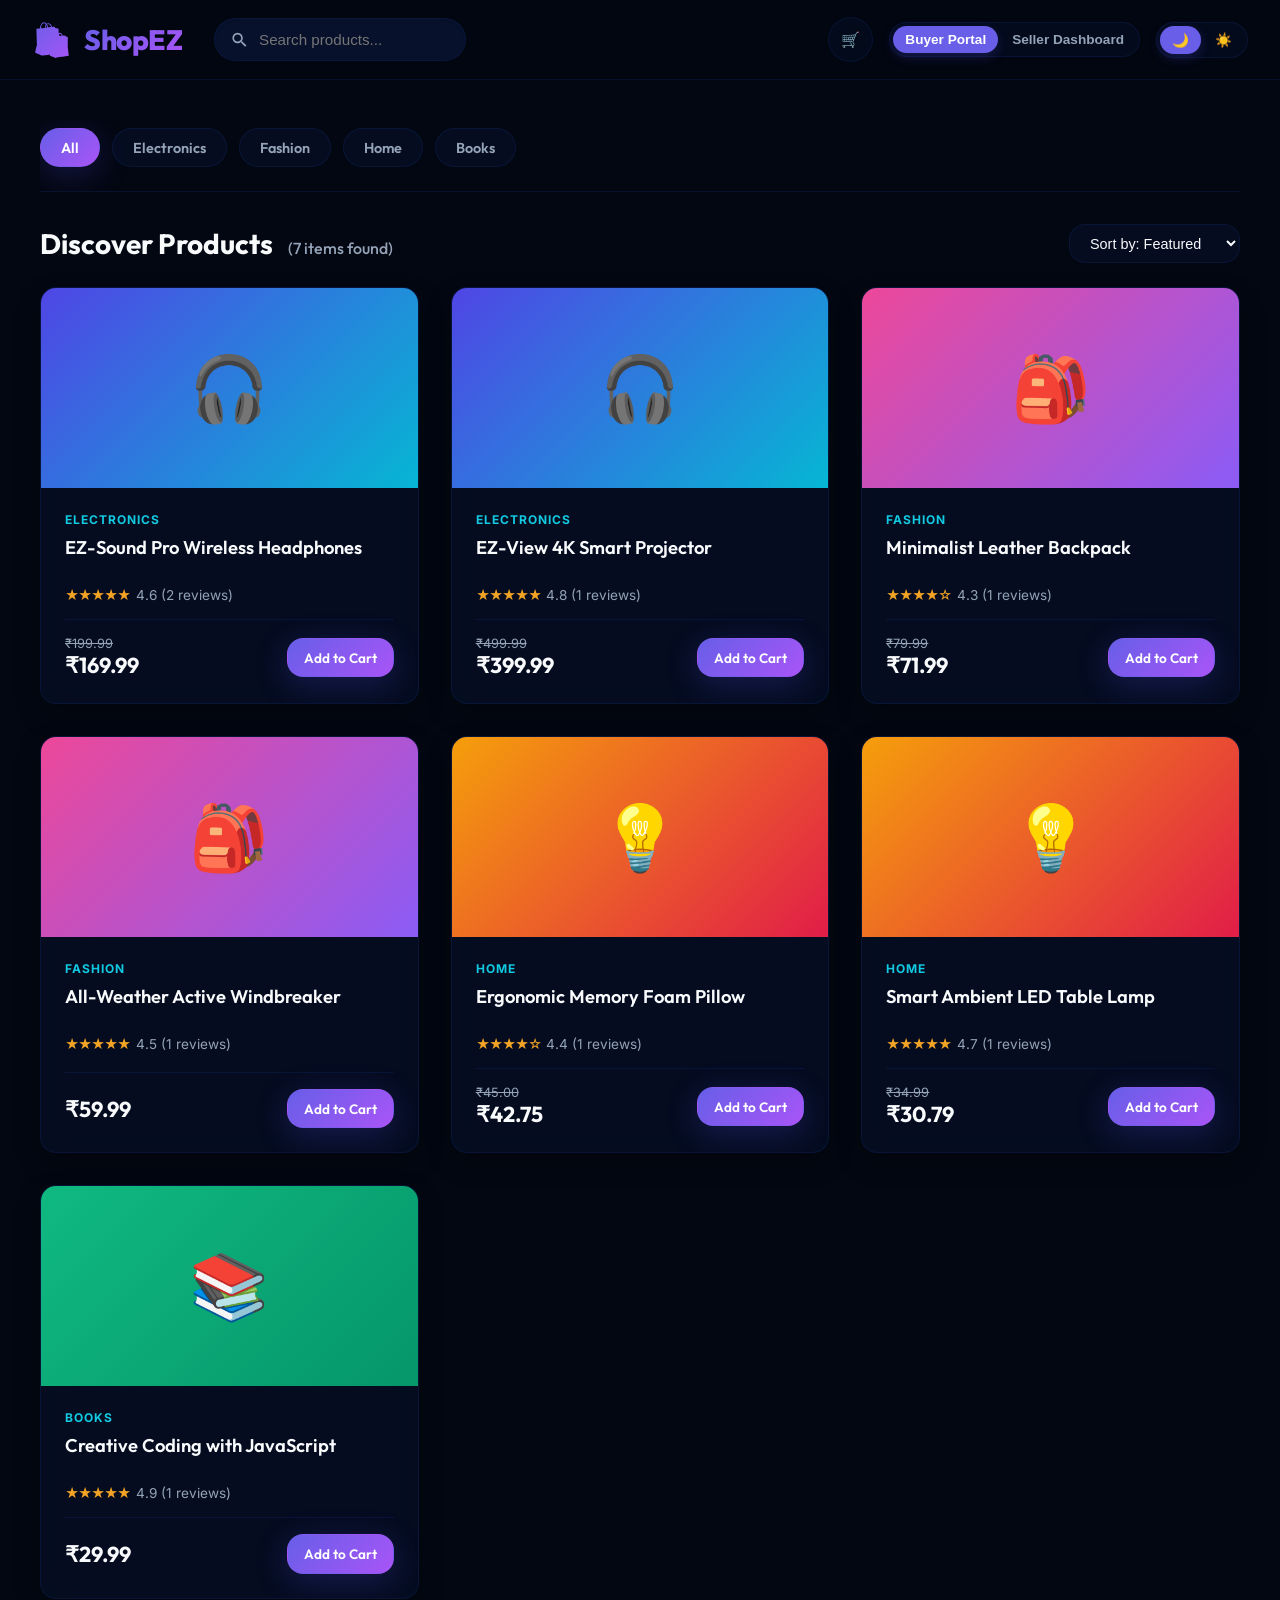
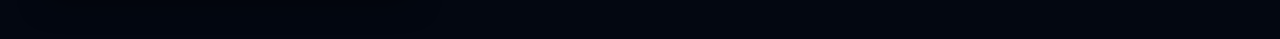
<file: table/index.html>
<!DOCTYPE html>
<html lang="en" data-theme="dark">
<head>
  <meta charset="UTF-8">
  <meta name="viewport" content="width=device-width, initial-scale=1.0">
  <meta name="description" content="ShopEZ - Premium online shopping storefront and smart sales analytics dashboard.">
  <title>ShopEZ - Effortless Online Shopping</title>
  
  <!-- Google Fonts: Inter and Outfit -->
  <link rel="preconnect" href="https://fonts.googleapis.com">
  <link rel="preconnect" href="https://fonts.gstatic.com" crossorigin>
  <link href="https://fonts.googleapis.com/css2?family=Inter:wght@300;400;500;600;700&family=Outfit:wght@400;500;600;700;800&display=swap" rel="stylesheet">
  
  <style>
    /* ShopEZ Modern Styling - Pure Vanilla CSS */
    :root {
      --font-heading: 'Outfit', -apple-system, BlinkMacSystemFont, 'Segoe UI', Roboto, Oxygen, Ubuntu, Cantarell, sans-serif;
      --font-body: 'Inter', -apple-system, BlinkMacSystemFont, 'Segoe UI', Roboto, sans-serif;
      --radius-sm: 8px;
      --radius-md: 16px;
      --radius-lg: 24px;
      --radius-full: 9999px;
      --transition-fast: 0.2s cubic-bezier(0.4, 0, 0.2, 1);
      --transition-normal: 0.3s cubic-bezier(0.4, 0, 0.2, 1);
      --transition-slow: 0.5s cubic-bezier(0.4, 0, 0.2, 1);
      
      --primary: hsl(244, 75%, 64%);
      --primary-hover: hsl(244, 75%, 58%);
      --secondary: hsl(187, 85%, 48%);
      --accent: hsl(271, 91%, 65%);
      --success: hsl(142, 72%, 45%);
      --warning: hsl(37, 90%, 55%);
      --danger: hsl(350, 80%, 55%);
      
      --grad-primary: linear-gradient(135deg, var(--primary), var(--accent));
      --grad-cyan: linear-gradient(135deg, hsl(187, 85%, 48%), var(--primary));
      --grad-glow: 0 8px 32px 0 rgba(79, 70, 229, 0.25);
      --grad-glow-hover: 0 12px 40px 0 rgba(79, 70, 229, 0.45);
    }

    /* Dark Theme Variables */
    [data-theme='dark'] {
      --bg-base: hsl(224, 71%, 4%);
      --bg-surface: hsla(224, 71%, 8%, 0.65);
      --bg-card: hsla(224, 71%, 10%, 0.6);
      --bg-input: hsla(224, 71%, 12%, 0.8);
      --border-color: hsla(224, 71%, 18%, 0.5);
      --border-hover: hsla(224, 71%, 30%, 0.6);
      --text-main: hsl(210, 40%, 98%);
      --text-muted: hsl(215, 20%, 65%);
      --text-dark: hsl(224, 71%, 4%);
      --glass-blur: blur(20px);
      --card-shadow: 0 10px 30px -10px rgba(0, 0, 0, 0.5), inset 0 1px 1px hsla(0, 0%, 100%, 0.05);
      --header-bg: hsla(224, 71%, 4%, 0.75);
    }

    /* Light Theme Variables */
    [data-theme='light'] {
      --bg-base: hsl(210, 40%, 96%);
      --bg-surface: hsla(0, 0%, 100%, 0.75);
      --bg-card: hsla(0, 0%, 100%, 0.7);
      --bg-input: hsla(0, 0%, 100%, 0.9);
      --border-color: hsla(214, 32%, 85%, 0.6);
      --border-hover: hsla(214, 32%, 70%, 0.8);
      --text-main: hsl(224, 71%, 10%);
      --text-muted: hsl(215, 20%, 45%);
      --text-dark: hsl(224, 71%, 4%);
      --glass-blur: blur(20px);
      --card-shadow: 0 10px 30px -10px rgba(79, 70, 229, 0.08), inset 0 1px 1px hsla(0, 0%, 100%, 0.8);
      --header-bg: hsla(210, 40%, 96%, 0.75);
    }

    /* Base Reset */
    * {
      margin: 0;
      padding: 0;
      box-sizing: border-box;
      scrollbar-width: thin;
      scrollbar-color: var(--border-color) transparent;
    }

    body {
      font-family: var(--font-body);
      background-color: var(--bg-base);
      color: var(--text-main);
      transition: background-color var(--transition-normal), color var(--transition-normal);
      min-height: 100vh;
      overflow-x: hidden;
      -webkit-font-smoothing: antialiased;
    }

    /* Scrollbars */
    ::-webkit-scrollbar {
      width: 8px;
      height: 8px;
    }
    ::-webkit-scrollbar-track {
      background: transparent;
    }
    ::-webkit-scrollbar-thumb {
      background: var(--border-color);
      border-radius: var(--radius-full);
    }
    ::-webkit-scrollbar-thumb:hover {
      background: var(--border-hover);
    }

    /* Header & Navigation */
    .main-header {
      position: fixed;
      top: 0;
      left: 0;
      right: 0;
      height: 80px;
      background-color: var(--header-bg);
      backdrop-filter: var(--glass-blur);
      -webkit-backdrop-filter: var(--glass-blur);
      border-bottom: 1px solid var(--border-color);
      z-index: 100;
      display: flex;
      align-items: center;
      justify-content: space-between;
      padding: 0 2rem;
      transition: background-color var(--transition-normal), border-bottom var(--transition-normal);
    }

    .logo-container {
      display: flex;
      align-items: center;
      gap: 0.75rem;
      text-decoration: none;
    }

    .logo-icon {
      font-size: 2rem;
      background: var(--grad-primary);
      -webkit-background-clip: text;
      -webkit-text-fill-color: transparent;
      animation: float 4s ease-in-out infinite;
    }

    .logo-text {
      font-family: var(--font-heading);
      font-size: 1.75rem;
      font-weight: 800;
      letter-spacing: -0.5px;
      background: var(--grad-primary);
      -webkit-background-clip: text;
      -webkit-text-fill-color: transparent;
    }

    .search-bar-container {
      flex: 1;
      max-width: 480px;
      margin: 0 2rem;
      position: relative;
    }

    .search-input {
      width: 100%;
      padding: 0.75rem 1rem 0.75rem 2.75rem;
      background: var(--bg-input);
      border: 1px solid var(--border-color);
      border-radius: var(--radius-full);
      color: var(--text-main);
      font-size: 0.95rem;
      outline: none;
      transition: all var(--transition-normal);
      box-shadow: inset 0 2px 4px rgba(0, 0, 0, 0.02);
    }

    .search-input:focus {
      border-color: var(--primary);
      box-shadow: 0 0 0 3px rgba(79, 70, 229, 0.15);
    }

    .search-icon-svg {
      position: absolute;
      left: 1rem;
      top: 50%;
      transform: translateY(-50%);
      fill: var(--text-muted);
      width: 1.2rem;
      height: 1.2rem;
      pointer-events: none;
    }

    .nav-actions {
      display: flex;
      align-items: center;
      gap: 1rem;
    }

    /* Button Aesthetics */
    .btn {
      display: inline-flex;
      align-items: center;
      justify-content: center;
      gap: 0.5rem;
      padding: 0.75rem 1.25rem;
      border-radius: var(--radius-md);
      font-family: var(--font-heading);
      font-weight: 600;
      font-size: 0.95rem;
      border: 1px solid transparent;
      cursor: pointer;
      transition: all var(--transition-fast);
      outline: none;
      white-space: nowrap;
    }

    .btn-primary {
      background: var(--grad-primary);
      color: hsl(0, 0%, 100%);
      box-shadow: var(--grad-glow);
    }

    .btn-primary:hover {
      transform: translateY(-2px);
      box-shadow: var(--grad-glow-hover);
    }

    .btn-primary:active {
      transform: translateY(0);
    }

    .btn-secondary {
      background: var(--bg-surface);
      border-color: var(--border-color);
      color: var(--text-main);
      backdrop-filter: var(--glass-blur);
      -webkit-backdrop-filter: var(--glass-blur);
    }

    .btn-secondary:hover {
      background: var(--border-color);
      border-color: var(--border-hover);
    }

    .btn-icon {
      padding: 0.75rem;
      border-radius: var(--radius-full);
    }

    /* Cart Button Badge */
    .cart-btn-wrapper {
      position: relative;
    }

    .cart-badge {
      position: absolute;
      top: -6px;
      right: -6px;
      background: var(--danger);
      color: white;
      font-size: 0.75rem;
      font-weight: 700;
      padding: 2px 6px;
      border-radius: var(--radius-full);
      min-width: 18px;
      height: 18px;
      display: flex;
      align-items: center;
      justify-content: center;
      border: 2px solid var(--bg-base);
      animation: pop 0.3s cubic-bezier(0.175, 0.885, 0.32, 1.275);
    }

    /* Theme & Role Switchers */
    .mode-toggle {
      background: var(--bg-surface);
      border: 1px solid var(--border-color);
      border-radius: var(--radius-full);
      display: flex;
      padding: 3px;
      gap: 2px;
    }

    .mode-tab {
      padding: 6px 12px;
      border-radius: var(--radius-full);
      font-size: 0.85rem;
      font-weight: 600;
      cursor: pointer;
      transition: all var(--transition-fast);
      border: none;
      color: var(--text-muted);
      background: transparent;
    }

    .mode-tab.active {
      background: var(--primary);
      color: white;
      box-shadow: 0 4px 12px rgba(79, 70, 229, 0.25);
    }

    /* Main Layout Grid */
    .main-container {
      margin-top: 80px;
      min-height: calc(100vh - 80px);
      padding: 2.5rem;
      max-width: 1400px;
      margin-left: auto;
      margin-right: auto;
      animation: fadeIn 0.5s ease-out;
    }

    /* Category Slider */
    .categories-container {
      display: flex;
      gap: 0.75rem;
      overflow-x: auto;
      padding: 0.5rem 0 1.5rem 0;
      margin-bottom: 2rem;
      border-bottom: 1px solid var(--border-color);
    }

    .category-pill {
      padding: 0.6rem 1.25rem;
      border-radius: var(--radius-full);
      font-family: var(--font-heading);
      font-weight: 600;
      font-size: 0.9rem;
      background: var(--bg-card);
      border: 1px solid var(--border-color);
      color: var(--text-muted);
      cursor: pointer;
      transition: all var(--transition-normal);
      white-space: nowrap;
    }

    .category-pill:hover {
      border-color: var(--primary);
      color: var(--text-main);
      transform: translateY(-1px);
    }

    .category-pill.active {
      background: var(--grad-primary);
      border-color: transparent;
      color: white;
      box-shadow: var(--grad-glow);
    }

    /* Product Catalog Grid */
    .catalog-header {
      display: flex;
      justify-content: space-between;
      align-items: center;
      margin-bottom: 1.5rem;
    }

    .catalog-title {
      font-family: var(--font-heading);
      font-size: 1.75rem;
      font-weight: 700;
    }

    .catalog-sort {
      padding: 0.6rem 1rem;
      background: var(--bg-card);
      border: 1px solid var(--border-color);
      border-radius: var(--radius-md);
      color: var(--text-main);
      font-size: 0.9rem;
      outline: none;
      cursor: pointer;
    }

    .products-grid {
      display: grid;
      grid-template-columns: repeat(auto-fill, minmax(280px, 1fr));
      gap: 2rem;
    }

    /* Product Card - Glassmorphism */
    .product-card {
      background: var(--bg-card);
      backdrop-filter: var(--glass-blur);
      -webkit-backdrop-filter: var(--glass-blur);
      border: 1px solid var(--border-color);
      border-radius: var(--radius-md);
      overflow: hidden;
      box-shadow: var(--card-shadow);
      display: flex;
      flex-direction: column;
      height: 100%;
      transition: all var(--transition-normal);
      position: relative;
    }

    .product-card:hover {
      transform: translateY(-6px);
      border-color: var(--border-hover);
      box-shadow: 0 15px 35px -10px rgba(0, 0, 0, 0.25), 0 0 15px hsla(244, 75%, 64%, 0.15);
    }

    .product-image-container {
      height: 200px;
      position: relative;
      overflow: hidden;
      background: linear-gradient(135deg, rgba(255,255,255,0.03) 0%, rgba(0,0,0,0.2) 100%);
      display: flex;
      align-items: center;
      justify-content: center;
    }

    .product-placeholder-art {
      width: 100%;
      height: 100%;
      display: flex;
      align-items: center;
      justify-content: center;
      font-size: 4rem;
      transition: transform var(--transition-slow);
    }

    .product-card:hover .product-placeholder-art {
      transform: scale(1.1);
    }

    /* Dynamic Gradients based on Category */
    .art-electronics { background: linear-gradient(135deg, #4f46e5, #06b6d4); }
    .art-fashion { background: linear-gradient(135deg, #ec4899, #8b5cf6); }
    .art-home { background: linear-gradient(135deg, #f59e0b, #e11d48); }
    .art-books { background: linear-gradient(135deg, #10b981, #059669); }
    .art-default { background: linear-gradient(135deg, #6b7280, #374151); }

    .discount-badge {
      position: absolute;
      top: 1rem;
      left: 1rem;
      background: var(--danger);
      color: white;
      font-size: 0.8rem;
      font-weight: 700;
      padding: 4px 8px;
      border-radius: var(--radius-sm);
      letter-spacing: 0.5px;
      box-shadow: 0 4px 10px rgba(239, 68, 68, 0.3);
    }

    .stock-out-badge {
      position: absolute;
      top: 1rem;
      right: 1rem;
      background: rgba(0, 0, 0, 0.7);
      color: white;
      font-size: 0.75rem;
      font-weight: 600;
      padding: 4px 8px;
      border-radius: var(--radius-sm);
      backdrop-filter: blur(4px);
    }

    .product-content {
      padding: 1.5rem;
      display: flex;
      flex-direction: column;
      flex-grow: 1;
    }

    .product-category {
      font-size: 0.75rem;
      font-weight: 700;
      text-transform: uppercase;
      color: var(--secondary);
      margin-bottom: 0.5rem;
      letter-spacing: 1px;
    }

    .product-name {
      font-family: var(--font-heading);
      font-size: 1.15rem;
      font-weight: 600;
      margin-bottom: 0.5rem;
      color: var(--text-main);
      text-decoration: none;
      cursor: pointer;
      line-height: 1.4;
      height: 44px;
      display: -webkit-box;
      -webkit-line-clamp: 2;
      -webkit-box-orient: vertical;
      overflow: hidden;
    }

    .product-name:hover {
      color: var(--primary);
    }

    .rating-container {
      display: flex;
      align-items: center;
      gap: 0.35rem;
      margin-bottom: 1rem;
      font-size: 0.85rem;
      color: var(--text-muted);
    }

    .stars {
      color: var(--warning);
      letter-spacing: -1px;
    }

    .product-footer {
      margin-top: auto;
      display: flex;
      align-items: center;
      justify-content: space-between;
      padding-top: 1rem;
      border-top: 1px solid var(--border-color);
    }

    .price-box {
      display: flex;
      flex-direction: column;
    }

    .original-price {
      font-size: 0.8rem;
      text-decoration: line-through;
      color: var(--text-muted);
    }

    .current-price {
      font-family: var(--font-heading);
      font-size: 1.35rem;
      font-weight: 700;
      color: var(--text-main);
    }

    /* Product Detail Page */
    .detail-grid {
      display: grid;
      grid-template-columns: minmax(300px, 1.2fr) minmax(300px, 1.8fr);
      gap: 3.5rem;
      margin-top: 1rem;
    }

    .detail-img-showcase {
      background: var(--bg-card);
      border: 1px solid var(--border-color);
      border-radius: var(--radius-lg);
      aspect-ratio: 1;
      display: flex;
      align-items: center;
      justify-content: center;
      overflow: hidden;
      box-shadow: var(--card-shadow);
    }

    .detail-img-art {
      width: 100%;
      height: 100%;
      display: flex;
      align-items: center;
      justify-content: center;
      font-size: 7rem;
    }

    .detail-info {
      display: flex;
      flex-direction: column;
    }

    .back-link {
      display: inline-flex;
      align-items: center;
      gap: 0.5rem;
      color: var(--text-muted);
      text-decoration: none;
      font-size: 0.95rem;
      margin-bottom: 1.5rem;
      cursor: pointer;
      background: none;
      border: none;
    }

    .back-link:hover {
      color: var(--primary);
    }

    .detail-category {
      font-size: 0.85rem;
      font-weight: 700;
      text-transform: uppercase;
      color: var(--secondary);
      margin-bottom: 0.75rem;
      letter-spacing: 1px;
    }

    .detail-title {
      font-family: var(--font-heading);
      font-size: 2.5rem;
      font-weight: 700;
      line-height: 1.2;
      margin-bottom: 1rem;
    }

    .detail-pricing {
      display: flex;
      align-items: baseline;
      gap: 1rem;
      margin-bottom: 1.5rem;
    }

    .detail-price {
      font-family: var(--font-heading);
      font-size: 2.25rem;
      font-weight: 800;
    }

    .detail-orig-price {
      font-size: 1.2rem;
      text-decoration: line-through;
      color: var(--text-muted);
    }

    .detail-desc {
      font-size: 1.05rem;
      line-height: 1.7;
      color: var(--text-muted);
      margin-bottom: 2rem;
    }

    .detail-meta-list {
      display: grid;
      grid-template-columns: repeat(2, 1fr);
      gap: 1.5rem;
      padding: 1.5rem;
      background: var(--bg-surface);
      border: 1px solid var(--border-color);
      border-radius: var(--radius-md);
      margin-bottom: 2.5rem;
    }

    .meta-item {
      display: flex;
      flex-direction: column;
      gap: 0.25rem;
    }

    .meta-label {
      font-size: 0.8rem;
      color: var(--text-muted);
      text-transform: uppercase;
      font-weight: 600;
    }

    .meta-value {
      font-size: 1.05rem;
      font-weight: 600;
    }

    .meta-value.stock-ok { color: var(--success); }
    .meta-value.stock-low { color: var(--warning); }
    .meta-value.stock-out { color: var(--danger); }

    /* Review section inside detail */
    .reviews-section {
      margin-top: 4rem;
      border-top: 1px solid var(--border-color);
      padding-top: 3rem;
    }

    .reviews-grid {
      display: grid;
      grid-template-columns: minmax(250px, 1fr) minmax(350px, 2fr);
      gap: 3rem;
    }

    .review-composer {
      background: var(--bg-card);
      border: 1px solid var(--border-color);
      border-radius: var(--radius-md);
      padding: 2rem;
      height: fit-content;
      box-shadow: var(--card-shadow);
    }

    .review-form {
      display: flex;
      flex-direction: column;
      gap: 1.25rem;
      margin-top: 1rem;
    }

    .form-group {
      display: flex;
      flex-direction: column;
      gap: 0.5rem;
    }

    .form-label {
      font-size: 0.85rem;
      font-weight: 600;
      color: var(--text-muted);
    }

    .form-input, .form-textarea {
      width: 100%;
      padding: 0.75rem 1rem;
      background: var(--bg-input);
      border: 1px solid var(--border-color);
      border-radius: var(--radius-sm);
      color: var(--text-main);
      outline: none;
      font-family: inherit;
      transition: all var(--transition-fast);
    }

    .form-input:focus, .form-textarea:focus {
      border-color: var(--primary);
    }

    .rating-select {
      display: flex;
      gap: 0.5rem;
      font-size: 1.5rem;
    }

    .star-input {
      cursor: pointer;
      color: var(--border-color);
      transition: color var(--transition-fast);
    }

    .star-input.active {
      color: var(--warning);
    }

    .reviews-list-container {
      display: flex;
      flex-direction: column;
      gap: 1.5rem;
    }

    .review-card {
      background: var(--bg-surface);
      border: 1px solid var(--border-color);
      border-radius: var(--radius-md);
      padding: 1.5rem;
      display: flex;
      flex-direction: column;
      gap: 0.75rem;
      transition: border-color var(--transition-fast);
    }

    .review-card:hover {
      border-color: var(--border-hover);
    }

    .review-header {
      display: flex;
      justify-content: space-between;
      align-items: center;
    }

    .review-user-info {
      display: flex;
      align-items: center;
      gap: 0.75rem;
    }

    .user-avatar-initial {
      width: 36px;
      height: 36px;
      border-radius: var(--radius-full);
      background: var(--grad-primary);
      color: white;
      display: flex;
      align-items: center;
      justify-content: center;
      font-weight: 700;
      font-size: 0.9rem;
    }

    .review-author {
      font-weight: 600;
    }

    .review-date {
      font-size: 0.8rem;
      color: var(--text-muted);
    }

    .review-comment {
      font-size: 0.95rem;
      line-height: 1.6;
      color: var(--text-muted);
    }

    /* Sliding Cart Drawer Overlay */
    .drawer-overlay {
      position: fixed;
      top: 0;
      left: 0;
      right: 0;
      bottom: 0;
      background: rgba(0, 0, 0, 0.6);
      backdrop-filter: blur(8px);
      z-index: 1000;
      display: flex;
      justify-content: flex-end;
      display: none; /* Controlled dynamically */
      animation: fadeIn var(--transition-normal);
    }

    .drawer-overlay.active {
      display: flex;
    }

    .cart-drawer {
      width: 100%;
      max-width: 480px;
      height: 100%;
      background: var(--bg-surface);
      backdrop-filter: var(--glass-blur);
      -webkit-backdrop-filter: var(--glass-blur);
      border-left: 1px solid var(--border-color);
      box-shadow: -10px 0 30px rgba(0, 0, 0, 0.3);
      display: flex;
      flex-direction: column;
      animation: slideLeft var(--transition-normal);
    }

    .drawer-header {
      padding: 1.5rem 2rem;
      border-bottom: 1px solid var(--border-color);
      display: flex;
      justify-content: space-between;
      align-items: center;
    }

    .drawer-title {
      font-family: var(--font-heading);
      font-size: 1.35rem;
      font-weight: 700;
    }

    .drawer-close {
      background: none;
      border: none;
      font-size: 1.5rem;
      color: var(--text-muted);
      cursor: pointer;
    }

    .drawer-close:hover {
      color: var(--danger);
    }

    .cart-items-list {
      flex: 1;
      overflow-y: auto;
      padding: 2rem;
      display: flex;
      flex-direction: column;
      gap: 1.5rem;
    }

    .cart-item {
      display: flex;
      gap: 1rem;
      align-items: center;
      padding-bottom: 1.5rem;
      border-bottom: 1px solid var(--border-color);
    }

    .cart-item-art {
      width: 70px;
      height: 70px;
      border-radius: var(--radius-sm);
      display: flex;
      align-items: center;
      justify-content: center;
      font-size: 2rem;
    }

    .cart-item-info {
      flex: 1;
      display: flex;
      flex-direction: column;
      gap: 0.25rem;
    }

    .cart-item-name {
      font-family: var(--font-heading);
      font-weight: 600;
      font-size: 0.95rem;
    }

    .cart-item-price {
      font-weight: 600;
      font-size: 0.9rem;
    }

    .quantity-controls {
      display: flex;
      align-items: center;
      border: 1px solid var(--border-color);
      border-radius: var(--radius-sm);
      overflow: hidden;
      background: var(--bg-card);
    }

    .qty-btn {
      background: none;
      border: none;
      width: 28px;
      height: 28px;
      color: var(--text-main);
      font-weight: 700;
      cursor: pointer;
    }

    .qty-btn:hover {
      background: var(--border-color);
    }

    .qty-val {
      padding: 0 8px;
      font-size: 0.85rem;
      font-weight: 600;
    }

    .cart-remove-btn {
      background: none;
      border: none;
      cursor: pointer;
      color: var(--text-muted);
      font-size: 1.2rem;
    }

    .cart-remove-btn:hover {
      color: var(--danger);
    }

    /* Coupon & Totals section in Cart Drawer */
    .cart-footer-summary {
      padding: 2rem;
      border-top: 1px solid var(--border-color);
      background: var(--bg-card);
    }

    .coupon-section {
      display: flex;
      gap: 0.5rem;
      margin-bottom: 1.5rem;
    }

    .coupon-input {
      flex: 1;
      padding: 0.6rem 1rem;
      background: var(--bg-input);
      border: 1px solid var(--border-color);
      border-radius: var(--radius-sm);
      color: var(--text-main);
      outline: none;
      font-size: 0.85rem;
    }

    .summary-row {
      display: flex;
      justify-content: space-between;
      margin-bottom: 0.75rem;
      font-size: 0.95rem;
      color: var(--text-muted);
    }

    .summary-row.discount-row {
      color: var(--success);
    }

    .summary-row.total-row {
      border-top: 1px solid var(--border-color);
      padding-top: 1rem;
      margin-bottom: 1.5rem;
      color: var(--text-main);
      font-family: var(--font-heading);
      font-weight: 700;
      font-size: 1.25rem;
    }

    .empty-cart-state {
      display: flex;
      flex-direction: column;
      align-items: center;
      justify-content: center;
      height: 100%;
      gap: 1.5rem;
      color: var(--text-muted);
    }

    .empty-cart-icon {
      font-size: 4rem;
      opacity: 0.6;
    }

    /* Checkout Form Layout */
    .checkout-scroll-container {
      flex: 1;
      overflow-y: auto;
      padding: 2rem;
    }

    .checkout-title-step {
      font-family: var(--font-heading);
      font-size: 1.15rem;
      font-weight: 700;
      margin: 1.5rem 0 1rem 0;
      display: flex;
      align-items: center;
      gap: 0.5rem;
    }

    .step-num {
      width: 24px;
      height: 24px;
      background: var(--primary);
      border-radius: var(--radius-full);
      color: white;
      display: flex;
      align-items: center;
      justify-content: center;
      font-size: 0.8rem;
      font-weight: 700;
    }

    /* Order Confirmation Screen */
    .confirmation-card {
      display: flex;
      flex-direction: column;
      align-items: center;
      justify-content: center;
      text-align: center;
      padding: 3rem 2rem;
      background: var(--bg-card);
      border: 1px solid var(--border-color);
      border-radius: var(--radius-lg);
      box-shadow: var(--card-shadow);
      max-width: 550px;
      margin: 4rem auto;
    }

    .check-animation {
      width: 80px;
      height: 80px;
      border-radius: var(--radius-full);
      background: rgba(16, 185, 129, 0.1);
      color: var(--success);
      display: flex;
      align-items: center;
      justify-content: center;
      font-size: 3rem;
      margin-bottom: 2rem;
      animation: pulseSuccess 2s infinite;
    }

    .confirmation-title {
      font-family: var(--font-heading);
      font-size: 1.75rem;
      font-weight: 700;
      margin-bottom: 1rem;
    }

    .confirmation-details {
      background: var(--bg-surface);
      border: 1px solid var(--border-color);
      border-radius: var(--radius-md);
      padding: 1.5rem;
      width: 100%;
      text-align: left;
      margin: 1.5rem 0 2.5rem 0;
      display: flex;
      flex-direction: column;
      gap: 0.75rem;
      font-size: 0.95rem;
    }

    .detail-line {
      display: flex;
      justify-content: space-between;
    }

    .detail-line span:first-child {
      color: var(--text-muted);
    }

    .detail-line span:last-child {
      font-weight: 600;
    }

    /* Seller Dashboard */
    .seller-grid {
      display: flex;
      flex-direction: column;
      gap: 2.5rem;
    }

    .analytics-cards-row {
      display: grid;
      grid-template-columns: repeat(auto-fit, minmax(220px, 1fr));
      gap: 1.5rem;
    }

    .analytics-card {
      background: var(--bg-card);
      border: 1px solid var(--border-color);
      border-radius: var(--radius-md);
      padding: 1.5rem;
      box-shadow: var(--card-shadow);
      display: flex;
      justify-content: space-between;
      align-items: center;
      transition: transform var(--transition-fast);
    }

    .analytics-card:hover {
      transform: translateY(-3px);
    }

    .analytics-info {
      display: flex;
      flex-direction: column;
      gap: 0.35rem;
    }

    .analytics-label {
      font-size: 0.85rem;
      color: var(--text-muted);
      font-weight: 500;
    }

    .analytics-val {
      font-family: var(--font-heading);
      font-size: 1.75rem;
      font-weight: 700;
    }

    .analytics-icon-box {
      width: 48px;
      height: 48px;
      border-radius: var(--radius-md);
      display: flex;
      align-items: center;
      justify-content: center;
      font-size: 1.5rem;
    }

    .analytics-blue { background: rgba(79, 70, 229, 0.1); color: var(--primary); }
    .analytics-cyan { background: rgba(6, 182, 212, 0.1); color: var(--secondary); }
    .analytics-yellow { background: rgba(245, 158, 11, 0.1); color: var(--warning); }
    .analytics-green { background: rgba(16, 185, 129, 0.1); color: var(--success); }

    /* Analytical Charts */
    .charts-grid-row {
      display: grid;
      grid-template-columns: repeat(auto-fit, minmax(450px, 1fr));
      gap: 2rem;
    }

    .chart-card {
      background: var(--bg-card);
      border: 1px solid var(--border-color);
      border-radius: var(--radius-lg);
      padding: 2rem;
      box-shadow: var(--card-shadow);
    }

    .chart-title {
      font-family: var(--font-heading);
      font-weight: 600;
      font-size: 1.15rem;
      margin-bottom: 1.5rem;
    }

    .chart-x-labels {
      display: flex;
      justify-content: space-between;
      margin-top: 0.75rem;
      font-size: 0.75rem;
      color: var(--text-muted);
    }

    /* Category distribution visual */
    .category-bars-list {
      display: flex;
      flex-direction: column;
      gap: 1.25rem;
    }

    .category-bar-item {
      display: flex;
      flex-direction: column;
      gap: 0.5rem;
    }

    .category-label-row {
      display: flex;
      justify-content: space-between;
      font-size: 0.85rem;
      font-weight: 500;
    }

    .bar-track {
      height: 10px;
      background: var(--bg-surface);
      border-radius: var(--radius-full);
      overflow: hidden;
      border: 1px solid var(--border-color);
    }

    .bar-fill {
      height: 100%;
      background: var(--grad-primary);
      border-radius: var(--radius-full);
      transition: width 1s ease-out;
    }

    /* Table Aesthetics */
    .dashboard-table-card {
      background: var(--bg-card);
      border: 1px solid var(--border-color);
      border-radius: var(--radius-lg);
      padding: 2rem;
      box-shadow: var(--card-shadow);
      overflow: hidden;
    }

    .table-header-action {
      display: flex;
      justify-content: space-between;
      align-items: center;
      margin-bottom: 1.5rem;
    }

    .table-scroll {
      overflow-x: auto;
      margin: 0 -2rem;
      padding: 0 2rem;
    }

    .custom-table {
      width: 100%;
      border-collapse: collapse;
      text-align: left;
      font-size: 0.95rem;
    }

    .custom-table th {
      padding: 1rem;
      border-bottom: 2px solid var(--border-color);
      font-family: var(--font-heading);
      font-weight: 600;
      color: var(--text-muted);
    }

    .custom-table td {
      padding: 1.25rem 1rem;
      border-bottom: 1px solid var(--border-color);
      vertical-align: middle;
    }

    .custom-table tr:last-child td {
      border-bottom: none;
    }

    .custom-table tr:hover td {
      background: rgba(255, 255, 255, 0.01);
    }

    .table-img {
      width: 42px;
      height: 42px;
      border-radius: var(--radius-sm);
      display: flex;
      align-items: center;
      justify-content: center;
      font-size: 1.25rem;
    }

    .badge-status {
      padding: 4px 10px;
      border-radius: var(--radius-full);
      font-size: 0.8rem;
      font-weight: 600;
    }

    .badge-status.status-pending { background: rgba(245, 158, 11, 0.1); color: var(--warning); }
    .badge-status.status-shipped { background: rgba(6, 182, 212, 0.1); color: var(--secondary); }
    .badge-status.status-delivered { background: rgba(16, 185, 129, 0.1); color: var(--success); }

    /* Modal Backdrop */
    .modal-overlay {
      position: fixed;
      top: 0;
      left: 0;
      right: 0;
      bottom: 0;
      background: rgba(0, 0, 0, 0.6);
      backdrop-filter: blur(8px);
      z-index: 1000;
      display: none;
      align-items: center;
      justify-content: center;
      animation: fadeIn var(--transition-normal);
    }

    .modal-overlay.active {
      display: flex;
    }

    .modal-content {
      background: var(--bg-card);
      border: 1px solid var(--border-color);
      border-radius: var(--radius-lg);
      width: 100%;
      max-width: 500px;
      padding: 2rem;
      box-shadow: 0 20px 40px rgba(0, 0, 0, 0.4);
      animation: scaleUp var(--transition-normal);
    }

    /* Animations */
    @keyframes float {
      0% { transform: translateY(0px); }
      50% { transform: translateY(-6px); }
      100% { transform: translateY(0px); }
    }

    @keyframes pop {
      0% { transform: scale(0.6); }
      100% { transform: scale(1); }
    }

    @keyframes fadeIn {
      from { opacity: 0; }
      to { opacity: 1; }
    }

    @keyframes slideLeft {
      from { transform: translateX(100%); }
      to { transform: translateX(0); }
    }

    @keyframes scaleUp {
      from { transform: scale(0.95); opacity: 0; }
      to { transform: scale(1); opacity: 1; }
    }

    @keyframes pulseSuccess {
      0% { box-shadow: 0 0 0 0 rgba(16, 185, 129, 0.4); }
      70% { box-shadow: 0 0 0 15px rgba(16, 185, 129, 0); }
      100% { box-shadow: 0 0 0 0 rgba(16, 185, 129, 0); }
    }

    /* Responsive Styles */
    @media (max-width: 992px) {
      .detail-grid {
        grid-template-columns: 1fr;
        gap: 2rem;
      }
      .charts-grid-row {
        grid-template-columns: 1fr;
      }
    }

    @media (max-width: 768px) {
      .main-header {
        padding: 0 1rem;
        height: 70px;
      }
      .main-container {
        margin-top: 70px;
        padding: 1.5rem;
      }
      .search-bar-container {
        display: none;
      }
      .reviews-grid {
        grid-template-columns: 1fr;
      }
    }
  </style>
</head>
<body>
  
  <!-- Shared Header Navigation -->
  <header class="main-header">
    <div style="display: flex; align-items: center;">
      <a href="#" class="logo-container" id="logo-btn">
        <span class="logo-icon">🛍️</span>
        <span class="logo-text">ShopEZ</span>
      </a>
      
      <div class="search-bar-container" id="header-search-container">
        <svg class="search-icon-svg" viewBox="0 0 24 24">
          <path d="M9.5,3A6.5,6.5 0 0,1 16,9.5C16,11.11 15.41,12.59 14.44,13.73L14.71,14H15.5L20.5,19L19,20.5L14,15.5V14.71L13.73,14.44C12.59,15.41 11.11,16 9.5,16A6.5,6.5 0 0,1 3,9.5A6.5,6.5 0 0,1 9.5,3M9.5,5C7,5 5,7 5,9.5C5,12 7,14 9.5,14C12,14 14,12 14,9.5C14,7 12,5 9.5,5Z" />
        </svg>
        <input type="text" class="search-input" id="search-input-box" placeholder="Search products...">
      </div>
    </div>

    <div class="nav-actions">
      <!-- Buyer View - Cart Trigger -->
      <div class="cart-btn-wrapper" id="cart-trigger-container">
        <button class="btn btn-secondary btn-icon" id="cart-drawer-trigger">🛒</button>
        <span class="cart-badge" id="cart-count-badge" style="display: none;">0</span>
      </div>

      <!-- Role Switcher -->
      <div class="mode-toggle">
        <button class="mode-tab active" id="portal-buyer-btn">Buyer Portal</button>
        <button class="mode-tab" id="portal-seller-btn">Seller Dashboard</button>
      </div>

      <!-- Dark / Light Theme Toggle -->
      <div class="mode-toggle">
        <button class="mode-tab active" id="theme-dark-btn">🌙</button>
        <button class="mode-tab" id="theme-light-btn">☀️</button>
      </div>
    </div>
  </header>

  <!-- Main Container -->
  <main class="main-container" id="main-view-container"></main>

  <!-- Cart & Checkout Drawer -->
  <div class="drawer-overlay" id="cart-drawer-overlay">
    <div class="cart-drawer">
      <div class="drawer-header">
        <h2 id="cart-drawer-title">Shopping Cart</h2>
        <button class="drawer-close" id="cart-drawer-close">&times;</button>
      </div>

      <!-- Body Content (dynamic between Cart list and Checkout form) -->
      <div style="display: flex; flex-direction: column; height: calc(100% - 70px);" id="cart-drawer-body"></div>
    </div>
  </div>

  <!-- Modal Backdrop for Add/Edit Product -->
  <div class="modal-overlay" id="seller-modal-overlay">
    <div class="modal-content">
      <h3 id="seller-modal-title">Add New Product</h3>
      <form id="seller-product-form" style="display: flex; flex-direction: column; gap: 0.75rem; marginTop: 1rem;">
        <input type="hidden" id="form-product-id">
        <div class="form-group">
          <label class="form-label">Name</label>
          <input type="text" class="form-input" id="form-product-name" required placeholder="e.g. EZ headphones">
        </div>
        <div style="display: grid; grid-template-columns: 1fr 1fr; gap: 10px;">
          <div class="form-group">
            <label class="form-label">Category</label>
            <select class="form-input" id="form-product-category">
              <option>Electronics</option>
              <option>Fashion</option>
              <option>Home</option>
              <option>Books</option>
            </select>
          </div>
          <div class="form-group">
            <label class="form-label">Graphic Icon</label>
            <select class="form-input" id="form-product-icon">
              <option value="default">Default (📦)</option>
              <option value="headphones">Headphones (🎧)</option>
              <option value="projector">Projector (📹)</option>
              <option value="backpack">Backpack (🎒)</option>
              <option value="windbreaker">Windbreaker (🧥)</option>
              <option value="pillow">Pillow (🛋️)</option>
              <option value="lamp">Lamp (💡)</option>
              <option value="book">Book (📚)</option>
            </select>
          </div>
        </div>
        <div style="display: grid; grid-template-columns: 1fr 1fr; gap: 10px;">
          <div class="form-group">
            <label class="form-label">Price (₹)</label>
            <input type="number" step="0.01" min="0" class="form-input" id="form-product-price" required>
          </div>
          <div class="form-group">
            <label class="form-label">Discount (%)</label>
            <input type="number" min="0" max="99" class="form-input" id="form-product-discount" value="0">
          </div>
        </div>
        <div class="form-group">
          <label class="form-label">Stock Count</label>
          <input type="number" min="0" class="form-input" id="form-product-stock" required>
        </div>
        <div class="form-group">
          <label class="form-label">Description</label>
          <textarea class="form-input" rows="2" id="form-product-desc"></textarea>
        </div>
        <div style="display: flex; gap: 10px; margin-top: 1rem;">
          <button type="button" class="btn btn-secondary" style="flex: 1;" id="form-cancel-btn">Cancel</button>
          <button type="submit" class="btn btn-primary" style="flex: 1;">Save</button>
        </div>
      </form>
    </div>
  </div>

  <script>
    // -------------------------------------------------------------
    // Mock Data
    // -------------------------------------------------------------
    const SEED_PRODUCTS = [
      {
        id: "prod_1",
        name: "EZ-Sound Pro Wireless Headphones",
        description: "Experience acoustic perfection with active noise cancellation, 40-hour battery life, and plush memory foam earcups.",
        price: 199.99,
        category: "Electronics",
        image: "headphones",
        rating: 4.6,
        discount: 15,
        stock: 12,
        reviews: [
          { id: "rev_1", user: "Alice Smith", rating: 5, comment: "Absolutely incredible sound quality. The noise cancelling is top-tier!", date: "2026-06-10" },
          { id: "rev_2", user: "Bob Jones", rating: 4, comment: "Very comfortable for long hours, though the bass could be slightly punchier.", date: "2026-06-12" }
        ]
      },
      {
        id: "prod_2",
        name: "EZ-View 4K Smart Projector",
        description: "Turn any wall into a cinema. Features 2000 ANSI lumens, HDR10, auto-focus, and built-in streaming apps.",
        price: 499.99,
        category: "Electronics",
        image: "projector",
        rating: 4.8,
        discount: 20,
        stock: 5,
        reviews: [
          { id: "rev_3", user: "Charlie Brown", rating: 5, comment: "Bright enough even during the daytime. Best purchase of the year!", date: "2026-06-08" }
        ]
      },
      {
        id: "prod_3",
        name: "Minimalist Leather Backpack",
        description: "Crafted from full-grain water-resistant leather. Features a padded 16-inch laptop sleeve and hidden anti-theft pockets.",
        price: 79.99,
        category: "Fashion",
        image: "backpack",
        rating: 4.3,
        discount: 10,
        stock: 25,
        reviews: [
          { id: "rev_4", user: "Diana Prince", rating: 4, comment: "Sleek look and fits my work setup perfectly. Wish it had water bottle side pockets.", date: "2026-06-14" }
        ]
      },
      {
        id: "prod_4",
        name: "All-Weather Active Windbreaker",
        description: "Ultra-lightweight, packable shell made of recycled nylon. Windproof and DWR-coated to keep you dry in light rain.",
        price: 59.99,
        category: "Fashion",
        image: "windbreaker",
        rating: 4.5,
        discount: 0,
        stock: 30,
        reviews: [
          { id: "rev_5", user: "Ethan Hunt", rating: 5, comment: "Extremely light and packs down to the size of an apple. Perfect for hikes.", date: "2026-06-05" }
        ]
      },
      {
        id: "prod_5",
        name: "Ergonomic Memory Foam Pillow",
        description: "Contoured cervical pillow designed to align your spine. Features a double-sided cover with a cool-to-touch gel layer.",
        price: 45.00,
        category: "Home",
        image: "pillow",
        rating: 4.4,
        discount: 5,
        stock: 50,
        reviews: [
          { id: "rev_6", user: "Fiona Gallagher", rating: 4, comment: "My neck pain is completely gone after using this for a week. Highly recommend.", date: "2026-06-11" }
        ]
      },
      {
        id: "prod_6",
        name: "Smart Ambient LED Table Lamp",
        description: "Create the perfect mood with 16 million colors, automated schedules, and smart home integration (Alexa/Google Home).",
        price: 34.99,
        category: "Home",
        image: "lamp",
        rating: 4.7,
        discount: 12,
        stock: 18,
        reviews: [
          { id: "rev_7", user: "George Clark", rating: 5, comment: "The sleep timer feature is wonderful. Colors are vibrant and app is very responsive.", date: "2026-06-13" }
        ]
      },
      {
        id: "prod_7",
        name: "Creative Coding with JavaScript",
        description: "Unlock your potential as a web artist. Master animations, interactive canvas elements, and advanced CSS transitions.",
        price: 29.99,
        category: "Books",
        image: "book",
        rating: 4.9,
        discount: 0,
        stock: 15,
        reviews: [
          { id: "rev_8", user: "Hannah Abbott", rating: 5, comment: "The best book on frontend aesthetics I have ever read. Truly inspires creativity.", date: "2026-06-15" }
        ]
      }
    ];

    // -------------------------------------------------------------
    // Application State
    // -------------------------------------------------------------
    const state = {
      theme: 'dark',
      role: 'buyer', // 'buyer' or 'seller'
      view: 'catalog', // 'catalog', 'detail', 'confirmation'
      selectedProductId: null,
      isCartOpen: false,
      cartStep: 'cart', // 'cart', 'checkout'
      searchQuery: '',
      category: 'All',
      sortBy: 'featured',
      
      // Data models
      products: [],
      orders: [],
      cart: [], // array of { productId, quantity }
      lastOrder: null,

      // Coupon states
      discountPercent: 0,
      couponCode: '',
      couponMsg: '',
      couponMsgClass: '',

      // Review states
      reviewRating: 5
    };

    // Initialize Local Storage
    function initLocalStorage() {
      const localProds = localStorage.getItem('shopez_products');
      const localOrders = localStorage.getItem('shopez_orders');

      if (localProds) {
        state.products = JSON.parse(localProds);
      } else {
        state.products = SEED_PRODUCTS;
        localStorage.setItem('shopez_products', JSON.stringify(SEED_PRODUCTS));
      }

      if (localOrders) {
        state.orders = JSON.parse(localOrders);
      } else {
        state.orders = [];
      }
    }

    function saveProducts() {
      localStorage.setItem('shopez_products', JSON.stringify(state.products));
    }

    function saveOrders() {
      localStorage.setItem('shopez_orders', JSON.stringify(state.orders));
    }

    // Helpers
    const getCategoryEmoji = (cat) => {
      switch (cat.toLowerCase()) {
        case 'electronics': return '🎧';
        case 'fashion': return '🎒';
        case 'home': return '💡';
        case 'books': return '📚';
        default: return '📦';
      }
    };

    const getArtClass = (cat) => {
      switch (cat.toLowerCase()) {
        case 'electronics': return 'art-electronics';
        case 'fashion': return 'art-fashion';
        case 'home': return 'art-home';
        case 'books': return 'art-books';
        default: return 'art-default';
      }
    };

    const renderStars = (rating) => {
      const fullStars = Math.floor(rating);
      const halfStar = rating % 1 >= 0.5 ? '★' : '';
      const emptyStars = 5 - fullStars - (halfStar ? 1 : 0);
      return '★'.repeat(fullStars) + halfStar + '☆'.repeat(emptyStars);
    };

    // -------------------------------------------------------------
    // Core Rendering Engine
    // -------------------------------------------------------------
    function updateHeader() {
      // Toggle search container visibility
      const searchContainer = document.getElementById('header-search-container');
      if (state.role === 'buyer' && state.view === 'catalog') {
        searchContainer.style.display = 'block';
      } else {
        searchContainer.style.display = 'none';
      }

      // Cart count badge
      const cartBadge = document.getElementById('cart-count-badge');
      const cartTrigger = document.getElementById('cart-trigger-container');
      if (state.role === 'buyer') {
        cartTrigger.style.display = 'block';
        const count = state.cart.reduce((sum, item) => sum + item.quantity, 0);
        if (count > 0) {
          cartBadge.innerText = count;
          cartBadge.style.display = 'flex';
        } else {
          cartBadge.style.display = 'none';
        }
      } else {
        cartTrigger.style.display = 'none';
      }

      // Mode toggles
      document.getElementById('portal-buyer-btn').className = `mode-tab ${state.role === 'buyer' ? 'active' : ''}`;
      document.getElementById('portal-seller-btn').className = `mode-tab ${state.role === 'seller' ? 'active' : ''}`;
      document.getElementById('theme-dark-btn').className = `mode-tab ${state.theme === 'dark' ? 'active' : ''}`;
      document.getElementById('theme-light-btn').className = `mode-tab ${state.theme === 'light' ? 'active' : ''}`;

      // Set page theme
      document.documentElement.setAttribute('data-theme', state.theme);
    }

    function renderView() {
      const container = document.getElementById('main-view-container');
      
      if (state.role === 'seller') {
        renderSellerDashboard(container);
        return;
      }

      switch (state.view) {
        case 'catalog':
          renderCatalog(container);
          break;
        case 'detail':
          renderProductDetail(container);
          break;
        case 'confirmation':
          renderConfirmation(container);
          break;
      }
    }

    // -------------------------------------------------------------
    // Buyer View: Product Catalog
    // -------------------------------------------------------------
    function renderCatalog(container) {
      const categories = ['All', 'Electronics', 'Fashion', 'Home', 'Books'];
      
      // Filter catalog
      const filtered = state.products.filter(p => {
        const matchesCat = state.category === 'All' || p.category.toLowerCase() === state.category.toLowerCase();
        const matchesQuery = p.name.toLowerCase().includes(state.searchQuery.toLowerCase()) || 
                             p.description.toLowerCase().includes(state.searchQuery.toLowerCase());
        return matchesCat && matchesQuery;
      });

      // Sort catalog
      const sorted = [...filtered].sort((a, b) => {
        if (state.sortBy === 'price-low') {
          return (a.price * (1 - a.discount / 100)) - (b.price * (1 - b.discount / 100));
        }
        if (state.sortBy === 'price-high') {
          return (b.price * (1 - b.discount / 100)) - (a.price * (1 - a.discount / 100));
        }
        if (state.sortBy === 'rating') {
          return b.rating - a.rating;
        }
        return 0;
      });

      let categoryHTML = `
        <div class="categories-container">
          ${categories.map(cat => `
            <button class="category-pill ${state.category === cat ? 'active' : ''}" onclick="setStoreCategory('${cat}')">
              ${cat}
            </button>
          `).join('')}
        </div>
      `;

      let productsGridHTML = '';
      if (sorted.length === 0) {
        productsGridHTML = `
          <div style="text-align: center; padding: 4rem; color: var(--text-muted);">
            <span style="font-size: 3rem;">🔍</span>
            <p style="margin-top: 1rem; font-size: 1.1rem;">No products match your search or filters.</p>
          </div>
        `;
      } else {
        productsGridHTML = `
          <div class="products-grid">
            ${sorted.map(p => {
              const finalPrice = (p.price * (1 - p.discount / 100)).toFixed(2);
              return `
                <article class="product-card">
                  ${p.discount > 0 ? `<div class="discount-badge">-${p.discount}% OFF</div>` : ''}
                  ${p.stock === 0 ? `<div class="stock-out-badge">Out of Stock</div>` : ''}
                  
                  <div class="product-image-container" onclick="viewProductDetails('${p.id}')" style="cursor: pointer;">
                    <div class="product-placeholder-art ${getArtClass(p.category)}">
                      ${getCategoryEmoji(p.category)}
                    </div>
                  </div>

                  <div class="product-content">
                    <span class="product-category">${p.category}</span>
                    <h3 class="product-name" onclick="viewProductDetails('${p.id}')">${p.name}</h3>
                    
                    <div class="rating-container">
                      <span class="stars">${renderStars(p.rating)}</span>
                      <span>${p.rating} (${p.reviews ? p.reviews.length : 0} reviews)</span>
                    </div>

                    <div class="product-footer">
                      <div class="price-box">
                        ${p.discount > 0 ? `<span class="original-price">₹${p.price.toFixed(2)}</span>` : ''}
                        <span class="current-price">₹${finalPrice}</span>
                      </div>

                      <button 
                        class="btn btn-primary"
                        onclick="addToCart('${p.id}')"
                        ${p.stock === 0 ? 'disabled' : ''}
                        style="padding: 0.6rem 1rem; font-size: 0.85rem;"
                      >
                        ${p.stock === 0 ? 'Sold Out' : 'Add to Cart'}
                      </button>
                    </div>
                  </div>
                </article>
              `;
            }).join('')}
          </div>
        `;
      }

      container.innerHTML = `
        ${categoryHTML}
        <div class="catalog-header">
          <h2 class="catalog-title">
            ${state.category === 'All' ? 'Discover Products' : state.category}
            <span style="font-size: 1rem; color: var(--text-muted); margin-left: 10px; font-weight: 500;">
              (${sorted.length} items found)
            </span>
          </h2>
          <select class="catalog-sort" onchange="setSortByOption(this.value)">
            <option value="featured" ${state.sortBy === 'featured' ? 'selected' : ''}>Sort by: Featured</option>
            <option value="price-low" ${state.sortBy === 'price-low' ? 'selected' : ''}>Price: Low to High</option>
            <option value="price-high" ${state.sortBy === 'price-high' ? 'selected' : ''}>Price: High to Low</option>
            <option value="rating" ${state.sortBy === 'rating' ? 'selected' : ''}>Customer Rating</option>
          </select>
        </div>
        ${productsGridHTML}
      `;
    }

    // -------------------------------------------------------------
    // Buyer View: Product Details & Reviews
    // -------------------------------------------------------------
    function renderProductDetail(container) {
      const product = state.products.find(p => p.id === state.selectedProductId);
      if (!product) {
        container.innerHTML = `<div>Product not found</div>`;
        return;
      }

      const finalPrice = (product.price * (1 - product.discount / 100)).toFixed(2);
      
      let reviewsHTML = '';
      if (!product.reviews || product.reviews.length === 0) {
        reviewsHTML = `<p style="color: var(--text-muted); padding: 1rem 0;">No customer feedback yet.</p>`;
      } else {
        reviewsHTML = product.reviews.map(rev => `
          <div class="review-card">
            <div class="review-header">
              <div class="review-user-info">
                <div class="user-avatar-initial">${rev.user.charAt(0).toUpperCase()}</div>
                <div>
                  <div class="review-author">${rev.user}</div>
                  <div class="review-date">${rev.date}</div>
                </div>
              </div>
              <div class="stars">${renderStars(rev.rating)}</div>
            </div>
            <p class="review-comment">${rev.comment}</p>
          </div>
        `).join('');
      }

      container.innerHTML = `
        <button class="back-link" onclick="setViewCatalog()">
          &larr; Back to catalog
        </button>

        <div class="detail-grid">
          <div class="detail-img-showcase">
            <div class="detail-img-art ${getArtClass(product.category)}">
              ${getCategoryEmoji(product.category)}
            </div>
          </div>

          <div class="detail-info">
            <span class="detail-category">${product.category}</span>
            <h1 class="detail-title">${product.name}</h1>
            
            <div class="rating-container" style="font-size: 1.05rem; margin-bottom: 1.5rem;">
              <span class="stars" style="font-size: 1.3rem;">${renderStars(product.rating)}</span>
              <span>${product.rating} (${product.reviews ? product.reviews.length : 0} reviews)</span>
            </div>

            <div class="detail-pricing">
              <span class="detail-price">₹${finalPrice}</span>
              ${product.discount > 0 ? `
                <span class="detail-orig-price">₹${product.price.toFixed(2)}</span>
                <span class="discount-badge" style="position: static; margin: 0;">
                  -${product.discount}% OFF
                </span>
              ` : ''}
            </div>

            <p class="detail-desc">${product.description}</p>

            <div class="detail-meta-list">
              <div class="meta-item">
                <span class="meta-label">Stock Status</span>
                <span class="meta-value ${product.stock === 0 ? 'stock-out' : product.stock <= 5 ? 'stock-low' : 'stock-ok'}">
                  ${product.stock === 0 ? 'Out of stock' : product.stock <= 5 ? `Only ${product.stock} items left!` : 'In Stock'}
                </span>
              </div>
              <div class="meta-item">
                <span class="meta-label">Shipping</span>
                <span class="meta-value" style="color: var(--success);">Free standard delivery</span>
              </div>
            </div>

            <button
              class="btn btn-primary"
              onclick="addToCart('${product.id}')"
              ${product.stock === 0 ? 'disabled' : ''}
              style="width: 100%; padding: 1rem; font-size: 1.1rem;"
            >
              ${product.stock === 0 ? 'Out of Stock' : 'Add to Shopping Cart'}
            </button>
          </div>
        </div>

        <section class="reviews-section">
          <h2 class="catalog-title" style="margin-bottom: 2rem;">Customer Reviews</h2>
          <div class="reviews-grid">
            <div class="review-composer">
              <h3>Write a Review</h3>
              <form class="review-form" onsubmit="submitProductReview(event, '${product.id}')">
                <div class="form-group">
                  <label class="form-label">Your Name</label>
                  <input type="text" class="form-input" id="review-user-name" required>
                </div>
                <div class="form-group">
                  <label class="form-label">Rating</label>
                  <div class="rating-select">
                    ${[1, 2, 3, 4, 5].map(s => `
                      <span class="star-input ${s <= state.reviewRating ? 'active' : ''}" onclick="setReviewRating(${s})">★</span>
                    `).join('')}
                  </div>
                </div>
                <div class="form-group">
                  <label class="form-label">Comment</label>
                  <textarea class="form-textarea" rows="4" id="review-user-comment" required></textarea>
                </div>
                <button type="submit" class="btn btn-primary" style="width: 100%;">Submit Review</button>
              </form>
            </div>

            <div class="reviews-list-container">
              <h3>All Feedback (${product.reviews ? product.reviews.length : 0})</h3>
              <div style="display: flex; flex-direction: column; gap: 1.5rem;">
                ${reviewsHTML}
              </div>
            </div>
          </div>
        </section>
      `;
    }

    // -------------------------------------------------------------
    // Buyer View: Order Confirmation
    // -------------------------------------------------------------
    function renderConfirmation(container) {
      if (!state.lastOrder) {
        container.innerHTML = `<div>No recent orders</div>`;
        return;
      }

      container.innerHTML = `
        <div class="confirmation-card">
          <div class="check-animation">✓</div>
          <h2 class="confirmation-title">Purchase Confirmed!</h2>
          <p style="color: var(--text-muted);">Thank you for shopping at ShopEZ. Your order has been placed.</p>
          <div class="confirmation-details">
            <div class="detail-line"><span>Order ID:</span><span>${state.lastOrder.id}</span></div>
            <div class="detail-line"><span>Recipient:</span><span>${state.lastOrder.customerName}</span></div>
            <div class="detail-line"><span>Total Paid:</span><span style="color: var(--success);">₹${state.lastOrder.total.toFixed(2)}</span></div>
            <div class="detail-line"><span>Destination:</span><span>${state.lastOrder.shippingAddress}</span></div>
          </div>
          <button class="btn btn-primary" onclick="setViewCatalog()">Continue Shopping</button>
        </div>
      `;
    }

    // -------------------------------------------------------------
    // Cart & Checkout Drawer Panel
    // -------------------------------------------------------------
    function drawCartDrawer() {
      const overlay = document.getElementById('cart-drawer-overlay');
      const body = document.getElementById('cart-drawer-body');
      
      if (state.isCartOpen) {
        overlay.classList.add('active');
      } else {
        overlay.classList.remove('active');
        return;
      }

      document.getElementById('cart-drawer-title').innerText = state.cartStep === 'cart' ? 'Shopping Cart' : 'Checkout Delivery';

      if (state.cartStep === 'cart') {
        if (state.cart.length === 0) {
          body.innerHTML = `
            <div class="empty-cart-state">
              <span class="empty-cart-icon">🛒</span>
              <p>Cart is empty</p>
            </div>
          `;
        } else {
          const subtotal = state.cart.reduce((sum, item) => {
            const prod = state.products.find(p => p.id === item.productId);
            const finalPrice = prod.price * (1 - prod.discount / 100);
            return sum + finalPrice * item.quantity;
          }, 0);

          const discountAmt = subtotal * (state.discountPercent / 100);
          const total = subtotal - discountAmt;

          let cartItemsHTML = state.cart.map(item => {
            const prod = state.products.find(p => p.id === item.productId);
            const itemPrice = (prod.price * (1 - prod.discount / 100)).toFixed(2);
            return `
              <div class="cart-item">
                <div class="cart-item-art ${getArtClass(prod.category)}">
                  ${getCategoryEmoji(prod.category)}
                </div>
                <div class="cart-item-info">
                  <h4 class="cart-item-name">${prod.name}</h4>
                  <span>₹${itemPrice}</span>
                </div>
                <div class="quantity-controls">
                  <button class="qty-btn" onclick="updateCartQty('${prod.id}', ${item.quantity - 1})" ${item.quantity <= 1 ? 'disabled' : ''}>-</button>
                  <span class="qty-val">${item.quantity}</span>
                  <button class="qty-btn" onclick="updateCartQty('${prod.id}', ${item.quantity + 1})" ${item.quantity >= prod.stock ? 'disabled' : ''}>+</button>
                </div>
                <button class="cart-remove-btn" onclick="removeCartItem('${prod.id}')">&times;</button>
              </div>
            `;
          }).join('');

          body.innerHTML = `
            <div class="cart-items-list">
              ${cartItemsHTML}
            </div>
            <div class="cart-footer-summary">
              <form class="coupon-section" onsubmit="applyCouponCode(event)">
                <input type="text" class="coupon-input" id="cart-coupon-input" placeholder="Coupon Code (WELCOME10)" value="${state.couponCode}">
                <button type="submit" class="btn btn-secondary">Apply</button>
              </form>
              ${state.couponMsg ? `<p style="font-size: 0.8rem; color: ${state.couponMsgClass}; margin-bottom: 1rem;">${state.couponMsg}</p>` : ''}
              <div class="summary-row"><span>Subtotal</span><span>₹${subtotal.toFixed(2)}</span></div>
              ${state.discountPercent > 0 ? `<div class="summary-row" style="color: var(--success);"><span>Discount (10%)</span><span>-₹${discountAmt.toFixed(2)}</span></div>` : ''}
              <div class="summary-row total-row"><span>Total</span><span>₹${total.toFixed(2)}</span></div>
              <button class="btn btn-primary" style="width: 100%; padding: 1rem;" onclick="setCartStep('checkout')">Proceed to Checkout</button>
            </div>
          `;
        }
      } else {
        // Checkout step HTML
        const subtotal = state.cart.reduce((sum, item) => {
          const prod = state.products.find(p => p.id === item.productId);
          const finalPrice = prod.price * (1 - prod.discount / 100);
          return sum + finalPrice * item.quantity;
        }, 0);
        const discountAmt = subtotal * (state.discountPercent / 100);
        const total = subtotal - discountAmt;

        body.innerHTML = `
          <div style="display: flex; flex-direction: column; height: 100%;">
            <div class="checkout-scroll-container">
              <button class="btn btn-secondary" style="margin-bottom: 1.5rem; padding: 0.4rem 0.8rem; font-size: 0.8rem;" onclick="setCartStep('cart')">&larr; Back</button>
              <form id="chk-form" onsubmit="submitCheckoutOrder(event)" style="display: flex; flex-direction: column; gap: 1.25rem;">
                <div class="form-group">
                  <label class="form-label">Full Name</label>
                  <input type="text" class="form-input" id="checkout-name" required placeholder="John Doe">
                </div>
                <div class="form-group">
                  <label class="form-label">Email Address</label>
                  <input type="email" class="form-input" id="checkout-email" required placeholder="john@example.com">
                </div>
                <div class="form-group">
                  <label class="form-label">Shipping Address</label>
                  <textarea class="form-input" rows="3" id="checkout-address" required placeholder="Street, City, Country"></textarea>
                </div>
                <div style="background: var(--bg-card); padding: 1rem; border-radius: var(--radius-sm); border: 1px solid var(--border-color);">
                  <p style="font-weight: 600; font-size: 0.9rem; margin-bottom: 0.5rem;">💳 Secure Payment Details (Simulation)</p>
                  <input type="text" class="form-input" required placeholder="Card Number" value="4242 4242 4242 4242">
                </div>
              </form>
            </div>
            <div class="cart-footer-summary">
              <button type="submit" form="chk-form" class="btn btn-primary" style="width: 100%; padding: 1rem;">Pay & Confirm ₹${total.toFixed(2)}</button>
            </div>
          </div>
        `;
      }
    }

    // -------------------------------------------------------------
    // Seller View: Analytics & Inventory Dashboard
    // -------------------------------------------------------------
    function renderSellerDashboard(container) {
      // Calculate simple analytics metrics
      const totalSales = state.orders.reduce((sum, o) => sum + o.total, 0);
      const avgOrderVal = state.orders.length > 0 ? (totalSales / state.orders.length) : 0;
      const lowStockCount = state.products.filter(p => p.stock <= 5).length;

      // Group sales by day
      const dailySalesMap = {};
      state.orders.forEach(o => {
        dailySalesMap[o.date] = (dailySalesMap[o.date] || 0) + o.total;
      });
      const salesByDay = Object.keys(dailySalesMap).map(d => ({ date: d, amount: dailySalesMap[d] }));

      // Group sales by category
      const categorySalesMap = {};
      state.orders.forEach(o => {
        o.items.forEach(item => {
          categorySalesMap[item.category] = (categorySalesMap[item.category] || 0) + (item.price * item.quantity);
        });
      });

      // SVG Line chart values
      const maxVal = Math.max(...salesByDay.map(s => s.amount), 100);
      const svgW = 400;
      const svgH = 120;
      const pad = 15;
      const chW = svgW - pad * 2;
      const chH = svgH - pad * 2;
      const pts = salesByDay.map((s, i) => {
        const x = pad + (i / Math.max(1, salesByDay.length - 1)) * chW;
        const y = pad + chH - (s.amount / maxVal) * chH;
        return `${x},${y}`;
      }).join(' ');

      container.innerHTML = `
        <div class="seller-grid">
          <div class="analytics-cards-row">
            <div class="analytics-card">
              <div class="analytics-info">
                <span class="analytics-label">Gross Revenue</span>
                <span class="analytics-val">₹${totalSales.toFixed(2)}</span>
              </div>
              <div class="analytics-icon-box analytics-blue">💰</div>
            </div>
            <div class="analytics-card">
              <div class="analytics-info">
                <span class="analytics-label">Total Orders</span>
                <span class="analytics-val">${state.orders.length}</span>
              </div>
              <div class="analytics-icon-box analytics-green">📦</div>
            </div>
            <div class="analytics-card">
              <div class="analytics-info">
                <span class="analytics-label">Avg. Order Value</span>
                <span class="analytics-val">₹${avgOrderVal.toFixed(2)}</span>
              </div>
              <div class="analytics-icon-box analytics-cyan">📈</div>
            </div>
            <div class="analytics-card">
              <div class="analytics-info">
                <span class="analytics-label">Low Stock Alerts</span>
                <span class="analytics-val" style="color: ${lowStockCount > 0 ? 'var(--warning)' : 'inherit'};">${lowStockCount}</span>
              </div>
              <div class="analytics-icon-box analytics-yellow">⚠️</div>
            </div>
          </div>

          <div class="charts-grid-row">
            <div class="chart-card">
              <h3 class="chart-title">Revenue Chart (Daily Sales)</h3>
              ${salesByDay.length === 0 ? `
                <p style="color: var(--text-muted); padding: 2rem 0; text-align: center;">No sales records found</p>
              ` : `
                <svg viewBox="0 0 ${svgW} ${svgH}" style="width: 100%; height: 120px; overflow: visible;">
                  <line x1="${pad}" y1="${pad + chH}" x2="${svgW - pad}" y2="${pad + chH}" stroke="var(--border-color)" />
                  ${pts ? `<polyline points="${pts}" fill="none" stroke="var(--primary)" stroke-width="3" />` : ''}
                </svg>
              `}
            </div>

            <div class="chart-card">
              <h3 class="chart-title">Category Distribution</h3>
              <div class="category-bars-list">
                ${['Electronics', 'Fashion', 'Home', 'Books'].map(cat => {
                  const amt = categorySalesMap[cat] || 0;
                  const percent = totalSales > 0 ? Math.min(100, (amt / totalSales) * 100) : 0;
                  return `
                    <div class="category-bar-item">
                      <div class="category-label-row">
                        <span>${cat}</span>
                        <span>₹${amt.toFixed(2)}</span>
                      </div>
                      <div class="bar-track">
                        <div class="bar-fill" style="width: ${percent}%;"></div>
                      </div>
                    </div>
                  `;
                }).join('')}
              </div>
            </div>
          </div>

          <div class="dashboard-table-card">
            <div class="table-header-action">
              <h3>Inventory Control</h3>
              <button class="btn btn-primary" onclick="openProductModal()">+ Add Product</button>
            </div>
            <div class="table-scroll">
              <table class="custom-table">
                <thead>
                  <tr>
                    <th>Icon</th>
                    <th>Name</th>
                    <th>Category</th>
                    <th>Price</th>
                    <th>Discount</th>
                    <th>Stock</th>
                    <th>Rating</th>
                    <th>Actions</th>
                  </tr>
                </thead>
                <tbody>
                  ${state.products.map(p => `
                    <tr>
                      <td><div class="table-img ${getArtClass(p.category)}">${getCategoryEmoji(p.category)}</div></td>
                      <td style="font-weight: 600;">${p.name}</td>
                      <td>${p.category}</td>
                      <td>₹${p.price.toFixed(2)}</td>
                      <td>${p.discount > 0 ? `${p.discount}%` : '-'}</td>
                      <td style="color: ${p.stock === 0 ? 'var(--danger)' : p.stock <= 5 ? 'var(--warning)' : 'var(--success)'};">${p.stock} units</td>
                      <td>★ ${p.rating}</td>
                      <td>
                        <button class="btn btn-secondary" style="padding: 4px 8px; font-size: 0.8rem; margin-right: 5px;" onclick="openProductModal('${p.id}')">Edit</button>
                        <button class="btn btn-secondary" style="padding: 4px 8px; font-size: 0.8rem; color: var(--danger);" onclick="deleteStoreProduct('${p.id}')">Delete</button>
                      </td>
                    </tr>
                  `).join('')}
                </tbody>
              </table>
            </div>
          </div>

          <div class="dashboard-table-card">
            <h3>Sales Orders</h3>
            <div class="table-scroll" style="margin-top: 1rem;">
              <table class="custom-table">
                <thead>
                  <tr>
                    <th>Order ID</th>
                    <th>Date</th>
                    <th>Customer</th>
                    <th>Address</th>
                    <th>Amount</th>
                    <th>Status</th>
                    <th>Change Status</th>
                  </tr>
                </thead>
                <tbody>
                  ${state.orders.map(o => `
                    <tr>
                      <td style="font-weight: bold;">${o.id}</td>
                      <td>${o.date}</td>
                      <td>${o.customerName}</td>
                      <td>${o.shippingAddress}</td>
                      <td style="color: var(--success); font-weight: bold;">₹${o.total.toFixed(2)}</td>
                      <td><span class="badge-status status-${o.status.toLowerCase()}">${o.status}</span></td>
                      <td>
                        <select class="catalog-sort" style="padding: 4px 8px; font-size: 0.8rem;" onchange="updateOrderStatus('${o.id}', this.value)">
                          <option value="Pending" ${o.status === 'Pending' ? 'selected' : ''}>Pending</option>
                          <option value="Shipped" ${o.status === 'Shipped' ? 'selected' : ''}>Shipped</option>
                          <option value="Delivered" ${o.status === 'Delivered' ? 'selected' : ''}>Delivered</option>
                        </select>
                      </td>
                    </tr>
                  `).join('')}
                </tbody>
              </table>
            </div>
          </div>
        </div>
      `;
    }

    // -------------------------------------------------------------
    // Controller Actions
    // -------------------------------------------------------------
    window.setStoreCategory = function(cat) {
      state.category = cat;
      renderView();
    };

    window.setSortByOption = function(option) {
      state.sortBy = option;
      renderView();
    };

    window.viewProductDetails = function(prodId) {
      state.selectedProductId = prodId;
      state.view = 'detail';
      renderView();
      updateHeader();
    };

    window.setViewCatalog = function() {
      state.view = 'catalog';
      renderView();
      updateHeader();
    };

    window.addToCart = function(prodId) {
      const prod = state.products.find(p => p.id === prodId);
      const existing = state.cart.find(item => item.productId === prodId);

      if (existing) {
        if (existing.quantity >= prod.stock) {
          alert(`Only ${prod.stock} units are currently available.`);
          return;
        }
        existing.quantity += 1;
      } else {
        if (prod.stock <= 0) {
          alert("This item is currently sold out.");
          return;
        }
        state.cart.push({ productId: prodId, quantity: 1 });
      }

      state.isCartOpen = true;
      state.cartStep = 'cart';
      updateHeader();
      drawCartDrawer();
    };

    window.updateCartQty = function(prodId, newQty) {
      const item = state.cart.find(i => i.productId === prodId);
      if (item) {
        item.quantity = newQty;
        drawCartDrawer();
        updateHeader();
      }
    };

    window.removeCartItem = function(prodId) {
      state.cart = state.cart.filter(item => item.productId !== prodId);
      drawCartDrawer();
      updateHeader();
    };

    window.applyCouponCode = function(e) {
      e.preventDefault();
      const codeInput = document.getElementById('cart-coupon-input');
      const val = codeInput.value.trim().toUpperCase();
      state.couponCode = val;

      if (val === 'WELCOME10') {
        state.discountPercent = 10;
        state.couponMsg = "Coupon WELCOME10 applied! 10% discount added.";
        state.couponMsgClass = "var(--success)";
      } else {
        state.discountPercent = 0;
        state.couponMsg = "Invalid coupon code. Try 'WELCOME10'";
        state.couponMsgClass = "var(--danger)";
      }
      drawCartDrawer();
    };

    window.setCartStep = function(step) {
      state.cartStep = step;
      drawCartDrawer();
    };

    window.submitCheckoutOrder = function(e) {
      e.preventDefault();
      
      const name = document.getElementById('checkout-name').value;
      const email = document.getElementById('checkout-email').value;
      const address = document.getElementById('checkout-address').value;

      const subtotal = state.cart.reduce((sum, item) => {
        const prod = state.products.find(p => p.id === item.productId);
        const finalPrice = prod.price * (1 - prod.discount / 100);
        return sum + finalPrice * item.quantity;
      }, 0);

      const discountAmt = subtotal * (state.discountPercent / 100);
      const total = subtotal - discountAmt;

      // Create order object
      const order = {
        id: 'ord_' + Date.now(),
        date: new Date().toISOString().split('T')[0],
        customerName: name,
        customerEmail: email,
        shippingAddress: address,
        items: state.cart.map(item => {
          const prod = state.products.find(p => p.id === item.productId);
          return {
            productId: item.productId,
            name: prod.name,
            quantity: item.quantity,
            price: prod.price * (1 - prod.discount / 100),
            category: prod.category
          };
        }),
        subtotal: subtotal,
        discountApplied: discountAmt,
        total: total,
        status: 'Pending'
      };

      // Deduct Stock
      state.cart.forEach(item => {
        const prod = state.products.find(p => p.id === item.productId);
        if (prod) {
          prod.stock = Math.max(0, prod.stock - item.quantity);
        }
      });

      // Save order & clear cart
      state.orders = [order, ...state.orders];
      state.lastOrder = order;
      state.cart = [];
      state.isCartOpen = false;
      state.cartStep = 'cart';
      state.discountPercent = 0;
      state.couponCode = '';
      state.couponMsg = '';
      state.view = 'confirmation';

      saveProducts();
      saveOrders();

      updateHeader();
      drawCartDrawer();
      renderView();
    };

    window.setReviewRating = function(rating) {
      state.reviewRating = rating;
      
      // Update interactive review star selectors
      const detailContainer = document.getElementById('main-view-container');
      const stars = detailContainer.querySelectorAll('.star-input');
      stars.forEach((star, idx) => {
        if (idx < rating) {
          star.classList.add('active');
        } else {
          star.classList.remove('active');
        }
      });
    };

    window.submitProductReview = function(e, prodId) {
      e.preventDefault();
      
      const user = document.getElementById('review-user-name').value;
      const comment = document.getElementById('review-user-comment').value;

      const prod = state.products.find(p => p.id === prodId);
      if (prod) {
        if (!prod.reviews) prod.reviews = [];
        
        prod.reviews.push({
          id: 'rev_' + Date.now(),
          user,
          comment,
          rating: state.reviewRating,
          date: new Date().toISOString().split('T')[0]
        });

        // Recalculate average rating
        const sum = prod.reviews.reduce((acc, r) => acc + r.rating, 0);
        prod.rating = parseFloat((sum / prod.reviews.length).toFixed(1));

        saveProducts();
        state.reviewRating = 5; // Reset
        renderView();
      }
    };

    // -------------------------------------------------------------
    // Seller Actions
    // -------------------------------------------------------------
    window.updateOrderStatus = function(ordId, newStatus) {
      const order = state.orders.find(o => o.id === ordId);
      if (order) {
        order.status = newStatus;
        saveOrders();
        renderView();
      }
    };

    window.deleteStoreProduct = function(prodId) {
      if (!confirm("Are you sure you want to delete this product?")) return;
      state.products = state.products.filter(p => p.id !== prodId);
      saveProducts();
      renderView();
    };

    // Modal forms controls
    window.openProductModal = function(prodId = null) {
      const overlay = document.getElementById('seller-modal-overlay');
      const title = document.getElementById('seller-modal-title');
      overlay.classList.add('active');

      if (prodId) {
        const p = state.products.find(item => item.id === prodId);
        title.innerText = "Edit Product";
        document.getElementById('form-product-id').value = p.id;
        document.getElementById('form-product-name').value = p.name;
        document.getElementById('form-product-category').value = p.category;
        document.getElementById('form-product-icon').value = p.image || 'default';
        document.getElementById('form-product-price').value = p.price;
        document.getElementById('form-product-discount').value = p.discount;
        document.getElementById('form-product-stock').value = p.stock;
        document.getElementById('form-product-desc').value = p.description || '';
      } else {
        title.innerText = "Add New Product";
        document.getElementById('seller-product-form').reset();
        document.getElementById('form-product-id').value = '';
        document.getElementById('form-product-discount').value = '0';
      }
    };

    window.closeProductModal = function() {
      document.getElementById('seller-modal-overlay').classList.remove('active');
    };

    // -------------------------------------------------------------
    // Initialize UI Event Handlers
    // -------------------------------------------------------------
    document.addEventListener('DOMContentLoaded', () => {
      initLocalStorage();
      updateHeader();
      renderView();

      // Logo btn
      document.getElementById('logo-btn').addEventListener('click', (e) => {
        e.preventDefault();
        state.role = 'buyer';
        state.view = 'catalog';
        state.category = 'All';
        state.searchQuery = '';
        document.getElementById('search-input-box').value = '';
        updateHeader();
        renderView();
      });

      // Search bar
      document.getElementById('search-input-box').addEventListener('input', (e) => {
        state.searchQuery = e.target.value;
        renderView();
      });

      // Cart triggers
      document.getElementById('cart-drawer-trigger').addEventListener('click', () => {
        state.isCartOpen = true;
        state.cartStep = 'cart';
        drawCartDrawer();
      });

      document.getElementById('cart-drawer-close').addEventListener('click', () => {
        state.isCartOpen = false;
        drawCartDrawer();
      });

      document.getElementById('cart-drawer-overlay').addEventListener('click', () => {
        state.isCartOpen = false;
        drawCartDrawer();
      });

      // Portal switches
      document.getElementById('portal-buyer-btn').addEventListener('click', () => {
        state.role = 'buyer';
        state.view = 'catalog';
        updateHeader();
        renderView();
      });

      document.getElementById('portal-seller-btn').addEventListener('click', () => {
        state.role = 'seller';
        updateHeader();
        renderView();
      });

      // Themes
      document.getElementById('theme-dark-btn').addEventListener('click', () => {
        state.theme = 'dark';
        updateHeader();
      });

      document.getElementById('theme-light-btn').addEventListener('click', () => {
        state.theme = 'light';
        updateHeader();
      });

      // Seller Form submit
      document.getElementById('seller-product-form').addEventListener('submit', (e) => {
        e.preventDefault();
        
        const id = document.getElementById('form-product-id').value;
        const name = document.getElementById('form-product-name').value;
        const category = document.getElementById('form-product-category').value;
        const img = document.getElementById('form-product-icon').value;
        const price = parseFloat(document.getElementById('form-product-price').value);
        const discount = parseInt(document.getElementById('form-product-discount').value) || 0;
        const stock = parseInt(document.getElementById('form-product-stock').value) || 0;
        const desc = document.getElementById('form-product-desc').value;

        if (id) {
          // Edit
          const p = state.products.find(item => item.id === id);
          if (p) {
            p.name = name;
            p.category = category;
            p.image = img;
            p.price = price;
            p.discount = discount;
            p.stock = stock;
            p.description = desc;
          }
        } else {
          // Add
          state.products.push({
            id: 'prod_' + Date.now(),
            name,
            category,
            image: img,
            price,
            discount,
            stock,
            description: desc,
            rating: 5.0,
            reviews: []
          });
        }

        saveProducts();
        closeProductModal();
        renderView();
      });

      document.getElementById('form-cancel-btn').addEventListener('click', () => {
        closeProductModal();
      });
    });
  </script>
</body>
</html>
</file>
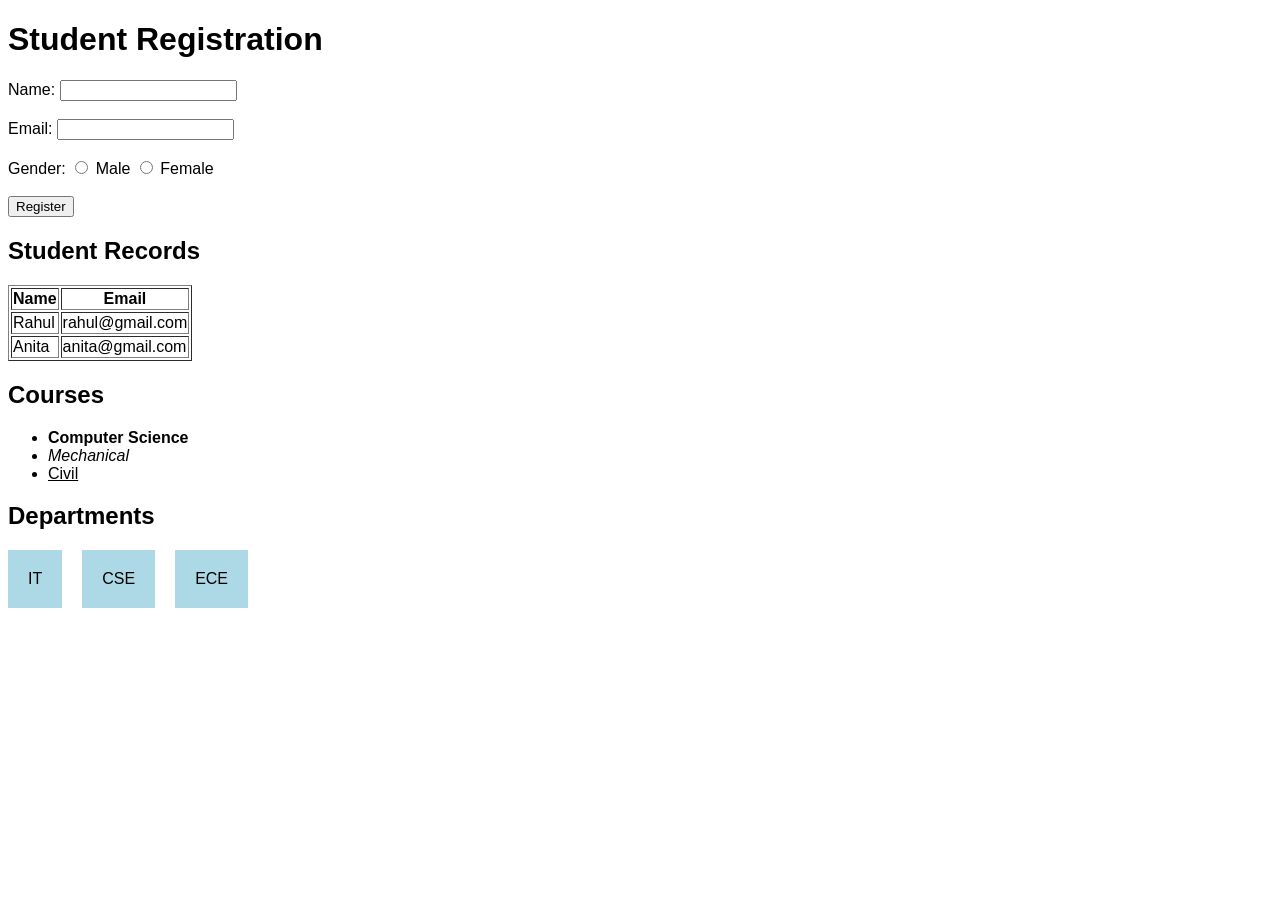
<file: table.html>
<!DOCTYPE html>
<html>
<head>
<title>Student Page</title>

<style>
body {
  font-family: Arial;
}

.container {
  display: flex;
  gap: 20px;
}

.box {
  background: lightblue;
  padding: 20px;
}
</style>

</head>

<body>

<h1>Student Registration</h1>

<form>
  Name: <input type="text"><br><br>
  Email: <input type="email"><br><br>
  
  Gender:
  <input type="radio" name="g"> Male
  <input type="radio" name="g"> Female<br><br>

  <input type="submit" value="Register">
</form>

<h2>Student Records</h2>

<table border="1">
<tr>
  <th>Name</th>
  <th>Email</th>
</tr>

<tr>
  <td>Rahul</td>
  <td>rahul@gmail.com</td>
</tr>

<tr>
  <td>Anita</td>
  <td>anita@gmail.com</td>
</tr>
</table>

<h2>Courses</h2>

<ul>
  <li><b>Computer Science</b></li>
  <li><i>Mechanical</i></li>
  <li><u>Civil</u></li>
</ul>

<h2>Departments</h2>

<div class="container">
  <div class="box">IT</div>
  <div class="box">CSE</div>
  <div class="box">ECE</div>
</div>

</body>
</html>
</file>
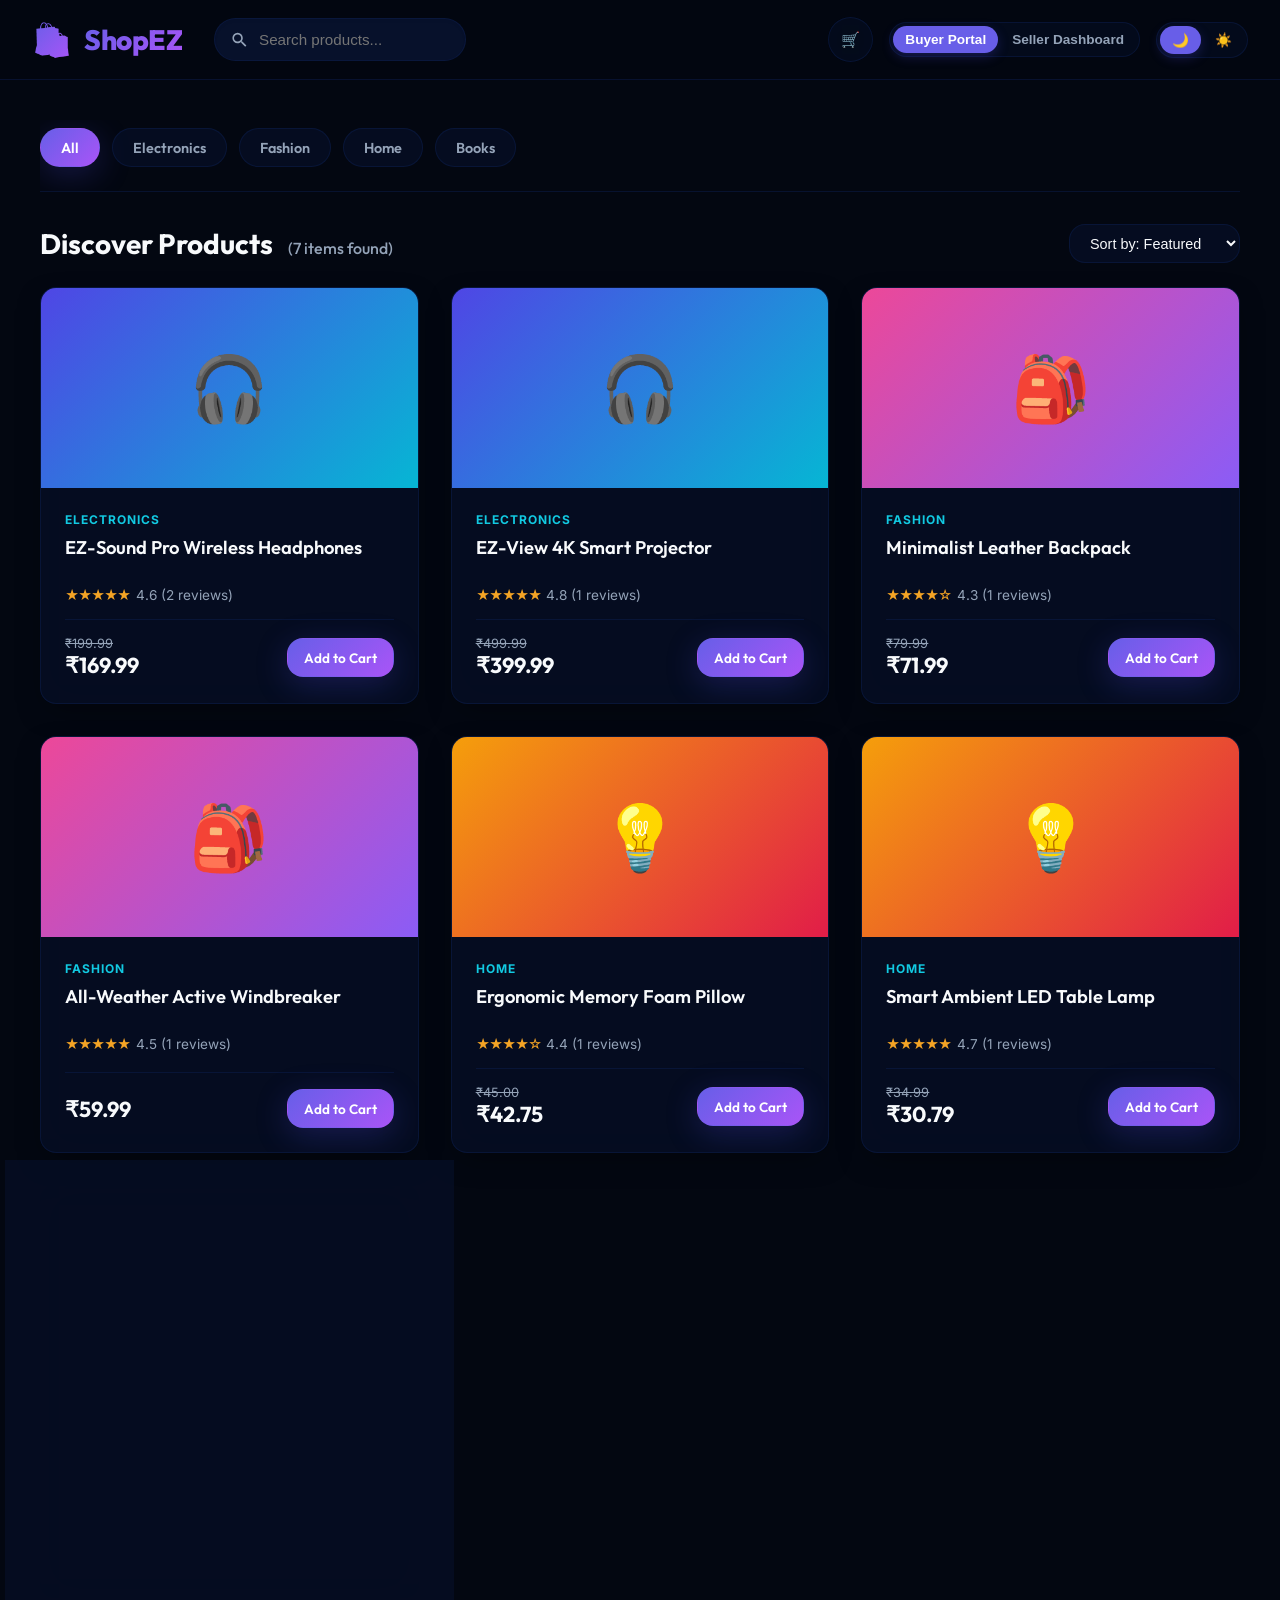
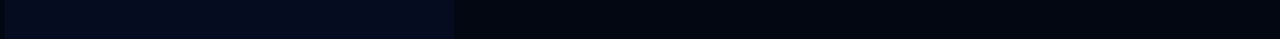
<file: table/index.htl.html>
<!DOCTYPE html>
<html lang="en" data-theme="dark">
<head>
  <meta charset="UTF-8">
  <meta name="viewport" content="width=device-width, initial-scale=1.0">
  <meta name="description" content="ShopEZ - Premium online shopping storefront and smart sales analytics dashboard.">
  <title>ShopEZ - Effortless Online Shopping</title>
  
  <!-- Google Fonts: Inter and Outfit -->
  <link rel="preconnect" href="https://fonts.googleapis.com">
  <link rel="preconnect" href="https://fonts.gstatic.com" crossorigin>
  <link href="https://fonts.googleapis.com/css2?family=Inter:wght@300;400;500;600;700&family=Outfit:wght@400;500;600;700;800&display=swap" rel="stylesheet">
  
  <style>
    /* ShopEZ Modern Styling - Pure Vanilla CSS */
    :root {
      --font-heading: 'Outfit', -apple-system, BlinkMacSystemFont, 'Segoe UI', Roboto, Oxygen, Ubuntu, Cantarell, sans-serif;
      --font-body: 'Inter', -apple-system, BlinkMacSystemFont, 'Segoe UI', Roboto, sans-serif;
      --radius-sm: 8px;
      --radius-md: 16px;
      --radius-lg: 24px;
      --radius-full: 9999px;
      --transition-fast: 0.2s cubic-bezier(0.4, 0, 0.2, 1);
      --transition-normal: 0.3s cubic-bezier(0.4, 0, 0.2, 1);
      --transition-slow: 0.5s cubic-bezier(0.4, 0, 0.2, 1);
      
      --primary: hsl(244, 75%, 64%);
      --primary-hover: hsl(244, 75%, 58%);
      --secondary: hsl(187, 85%, 48%);
      --accent: hsl(271, 91%, 65%);
      --success: hsl(142, 72%, 45%);
      --warning: hsl(37, 90%, 55%);
      --danger: hsl(350, 80%, 55%);
      
      --grad-primary: linear-gradient(135deg, var(--primary), var(--accent));
      --grad-cyan: linear-gradient(135deg, hsl(187, 85%, 48%), var(--primary));
      --grad-glow: 0 8px 32px 0 rgba(79, 70, 229, 0.25);
      --grad-glow-hover: 0 12px 40px 0 rgba(79, 70, 229, 0.45);
    }

    /* Dark Theme Variables */
    [data-theme='dark'] {
      --bg-base: hsl(224, 71%, 4%);
      --bg-surface: hsla(224, 71%, 8%, 0.65);
      --bg-card: hsla(224, 71%, 10%, 0.6);
      --bg-input: hsla(224, 71%, 12%, 0.8);
      --border-color: hsla(224, 71%, 18%, 0.5);
      --border-hover: hsla(224, 71%, 30%, 0.6);
      --text-main: hsl(210, 40%, 98%);
      --text-muted: hsl(215, 20%, 65%);
      --text-dark: hsl(224, 71%, 4%);
      --glass-blur: blur(20px);
      --card-shadow: 0 10px 30px -10px rgba(0, 0, 0, 0.5), inset 0 1px 1px hsla(0, 0%, 100%, 0.05);
      --header-bg: hsla(224, 71%, 4%, 0.75);
    }

    /* Light Theme Variables */
    [data-theme='light'] {
      --bg-base: hsl(210, 40%, 96%);
      --bg-surface: hsla(0, 0%, 100%, 0.75);
      --bg-card: hsla(0, 0%, 100%, 0.7);
      --bg-input: hsla(0, 0%, 100%, 0.9);
      --border-color: hsla(214, 32%, 85%, 0.6);
      --border-hover: hsla(214, 32%, 70%, 0.8);
      --text-main: hsl(224, 71%, 10%);
      --text-muted: hsl(215, 20%, 45%);
      --text-dark: hsl(224, 71%, 4%);
      --glass-blur: blur(20px);
      --card-shadow: 0 10px 30px -10px rgba(79, 70, 229, 0.08), inset 0 1px 1px hsla(0, 0%, 100%, 0.8);
      --header-bg: hsla(210, 40%, 96%, 0.75);
    }

    /* Base Reset */
    * {
      margin: 0;
      padding: 0;
      box-sizing: border-box;
      scrollbar-width: thin;
      scrollbar-color: var(--border-color) transparent;
    }

    body {
      font-family: var(--font-body);
      background-color: var(--bg-base);
      color: var(--text-main);
      transition: background-color var(--transition-normal), color var(--transition-normal);
      min-height: 100vh;
      overflow-x: hidden;
      -webkit-font-smoothing: antialiased;
    }

    /* Scrollbars */
    ::-webkit-scrollbar {
      width: 8px;
      height: 8px;
    }
    ::-webkit-scrollbar-track {
      background: transparent;
    }
    ::-webkit-scrollbar-thumb {
      background: var(--border-color);
      border-radius: var(--radius-full);
    }
    ::-webkit-scrollbar-thumb:hover {
      background: var(--border-hover);
    }

    /* Header & Navigation */
    .main-header {
      position: fixed;
      top: 0;
      left: 0;
      right: 0;
      height: 80px;
      background-color: var(--header-bg);
      backdrop-filter: var(--glass-blur);
      -webkit-backdrop-filter: var(--glass-blur);
      border-bottom: 1px solid var(--border-color);
      z-index: 100;
      display: flex;
      align-items: center;
      justify-content: space-between;
      padding: 0 2rem;
      transition: background-color var(--transition-normal), border-bottom var(--transition-normal);
    }

    .logo-container {
      display: flex;
      align-items: center;
      gap: 0.75rem;
      text-decoration: none;
    }

    .logo-icon {
      font-size: 2rem;
      background: var(--grad-primary);
      -webkit-background-clip: text;
      -webkit-text-fill-color: transparent;
      animation: float 4s ease-in-out infinite;
    }

    .logo-text {
      font-family: var(--font-heading);
      font-size: 1.75rem;
      font-weight: 800;
      letter-spacing: -0.5px;
      background: var(--grad-primary);
      -webkit-background-clip: text;
      -webkit-text-fill-color: transparent;
    }

    .search-bar-container {
      flex: 1;
      max-width: 480px;
      margin: 0 2rem;
      position: relative;
    }

    .search-input {
      width: 100%;
      padding: 0.75rem 1rem 0.75rem 2.75rem;
      background: var(--bg-input);
      border: 1px solid var(--border-color);
      border-radius: var(--radius-full);
      color: var(--text-main);
      font-size: 0.95rem;
      outline: none;
      transition: all var(--transition-normal);
      box-shadow: inset 0 2px 4px rgba(0, 0, 0, 0.02);
    }

    .search-input:focus {
      border-color: var(--primary);
      box-shadow: 0 0 0 3px rgba(79, 70, 229, 0.15);
    }

    .search-icon-svg {
      position: absolute;
      left: 1rem;
      top: 50%;
      transform: translateY(-50%);
      fill: var(--text-muted);
      width: 1.2rem;
      height: 1.2rem;
      pointer-events: none;
    }

    .nav-actions {
      display: flex;
      align-items: center;
      gap: 1rem;
    }

    /* Button Aesthetics */
    .btn {
      display: inline-flex;
      align-items: center;
      justify-content: center;
      gap: 0.5rem;
      padding: 0.75rem 1.25rem;
      border-radius: var(--radius-md);
      font-family: var(--font-heading);
      font-weight: 600;
      font-size: 0.95rem;
      border: 1px solid transparent;
      cursor: pointer;
      transition: all var(--transition-fast);
      outline: none;
      white-space: nowrap;
    }

    .btn-primary {
      background: var(--grad-primary);
      color: hsl(0, 0%, 100%);
      box-shadow: var(--grad-glow);
    }

    .btn-primary:hover {
      transform: translateY(-2px);
      box-shadow: var(--grad-glow-hover);
    }

    .btn-primary:active {
      transform: translateY(0);
    }

    .btn-secondary {
      background: var(--bg-surface);
      border-color: var(--border-color);
      color: var(--text-main);
      backdrop-filter: var(--glass-blur);
      -webkit-backdrop-filter: var(--glass-blur);
    }

    .btn-secondary:hover {
      background: var(--border-color);
      border-color: var(--border-hover);
    }

    .btn-icon {
      padding: 0.75rem;
      border-radius: var(--radius-full);
    }

    /* Cart Button Badge */
    .cart-btn-wrapper {
      position: relative;
    }

    .cart-badge {
      position: absolute;
      top: -6px;
      right: -6px;
      background: var(--danger);
      color: white;
      font-size: 0.75rem;
      font-weight: 700;
      padding: 2px 6px;
      border-radius: var(--radius-full);
      min-width: 18px;
      height: 18px;
      display: flex;
      align-items: center;
      justify-content: center;
      border: 2px solid var(--bg-base);
      animation: pop 0.3s cubic-bezier(0.175, 0.885, 0.32, 1.275);
    }

    /* Theme & Role Switchers */
    .mode-toggle {
      background: var(--bg-surface);
      border: 1px solid var(--border-color);
      border-radius: var(--radius-full);
      display: flex;
      padding: 3px;
      gap: 2px;
    }

    .mode-tab {
      padding: 6px 12px;
      border-radius: var(--radius-full);
      font-size: 0.85rem;
      font-weight: 600;
      cursor: pointer;
      transition: all var(--transition-fast);
      border: none;
      color: var(--text-muted);
      background: transparent;
    }

    .mode-tab.active {
      background: var(--primary);
      color: white;
      box-shadow: 0 4px 12px rgba(79, 70, 229, 0.25);
    }

    /* Main Layout Grid */
    .main-container {
      margin-top: 80px;
      min-height: calc(100vh - 80px);
      padding: 2.5rem;
      max-width: 1400px;
      margin-left: auto;
      margin-right: auto;
      animation: fadeIn 0.5s ease-out;
    }

    /* Category Slider */
    .categories-container {
      display: flex;
      gap: 0.75rem;
      overflow-x: auto;
      padding: 0.5rem 0 1.5rem 0;
      margin-bottom: 2rem;
      border-bottom: 1px solid var(--border-color);
    }

    .category-pill {
      padding: 0.6rem 1.25rem;
      border-radius: var(--radius-full);
      font-family: var(--font-heading);
      font-weight: 600;
      font-size: 0.9rem;
      background: var(--bg-card);
      border: 1px solid var(--border-color);
      color: var(--text-muted);
      cursor: pointer;
      transition: all var(--transition-normal);
      white-space: nowrap;
    }

    .category-pill:hover {
      border-color: var(--primary);
      color: var(--text-main);
      transform: translateY(-1px);
    }

    .category-pill.active {
      background: var(--grad-primary);
      border-color: transparent;
      color: white;
      box-shadow: var(--grad-glow);
    }

    /* Product Catalog Grid */
    .catalog-header {
      display: flex;
      justify-content: space-between;
      align-items: center;
      margin-bottom: 1.5rem;
    }

    .catalog-title {
      font-family: var(--font-heading);
      font-size: 1.75rem;
      font-weight: 700;
    }

    .catalog-sort {
      padding: 0.6rem 1rem;
      background: var(--bg-card);
      border: 1px solid var(--border-color);
      border-radius: var(--radius-md);
      color: var(--text-main);
      font-size: 0.9rem;
      outline: none;
      cursor: pointer;
    }

    .products-grid {
      display: grid;
      grid-template-columns: repeat(auto-fill, minmax(280px, 1fr));
      gap: 2rem;
    }

    /* Product Card - Glassmorphism */
    .product-card {
      background: var(--bg-card);
      backdrop-filter: var(--glass-blur);
      -webkit-backdrop-filter: var(--glass-blur);
      border: 1px solid var(--border-color);
      border-radius: var(--radius-md);
      overflow: hidden;
      box-shadow: var(--card-shadow);
      display: flex;
      flex-direction: column;
      height: 100%;
      transition: all var(--transition-normal);
      position: relative;
    }

    .product-card:hover {
      transform: translateY(-6px);
      border-color: var(--border-hover);
      box-shadow: 0 15px 35px -10px rgba(0, 0, 0, 0.25), 0 0 15px hsla(244, 75%, 64%, 0.15);
    }

    .product-image-container {
      height: 200px;
      position: relative;
      overflow: hidden;
      background: linear-gradient(135deg, rgba(255,255,255,0.03) 0%, rgba(0,0,0,0.2) 100%);
      display: flex;
      align-items: center;
      justify-content: center;
    }

    .product-placeholder-art {
      width: 100%;
      height: 100%;
      display: flex;
      align-items: center;
      justify-content: center;
      font-size: 4rem;
      transition: transform var(--transition-slow);
    }
    
    .product-card:hover .product-placeholder-art {
      transform: scale(1.1);
    }

    /* Dynamic Gradients based on Category */
    .art-electronics { background: linear-gradient(135deg, #4f46e5, #06b6d4); }
    .art-fashion { background: linear-gradient(135deg, #ec4899, #8b5cf6); }
    .art-home { background: linear-gradient(135deg, #f59e0b, #e11d48); }
    .art-books { background: linear-gradient(135deg, #10b981, #059669); }
    .art-default { background: linear-gradient(135deg, #6b7280, #374151); }

    .discount-badge {
      position: absolute;
      top: 1rem;
      left: 1rem;
      background: var(--danger);
      color: white;
      font-size: 0.8rem;
      font-weight: 700;
      padding: 4px 8px;
      border-radius: var(--radius-sm);
      letter-spacing: 0.5px;
      box-shadow: 0 4px 10px rgba(239, 68, 68, 0.3);
    }

    .stock-out-badge {
      position: absolute;
      top: 1rem;
      right: 1rem;
      background: rgba(0, 0, 0, 0.7);
      color: white;
      font-size: 0.75rem;
      font-weight: 600;
      padding: 4px 8px;
      border-radius: var(--radius-sm);
      backdrop-filter: blur(4px);
    }

    .product-content {
      padding: 1.5rem;
      display: flex;
      flex-direction: column;
      flex-grow: 1;
    }

    .product-category {
      font-size: 0.75rem;
      font-weight: 700;
      text-transform: uppercase;
      color: var(--secondary);
      margin-bottom: 0.5rem;
      letter-spacing: 1px;
    }

    .product-name {
      font-family: var(--font-heading);
      font-size: 1.15rem;
      font-weight: 600;
      margin-bottom: 0.5rem;
      color: var(--text-main);
      text-decoration: none;
      cursor: pointer;
      line-height: 1.4;
      height: 44px;
      display: -webkit-box;
      -webkit-line-clamp: 2;
      -webkit-box-orient: vertical;
      overflow: hidden;
    }

    .product-name:hover {
      color: var(--primary);
    }

    .rating-container {
      display: flex;
      align-items: center;
      gap: 0.35rem;
      margin-bottom: 1rem;
      font-size: 0.85rem;
      color: var(--text-muted);
    }

    .stars {
      color: var(--warning);
      letter-spacing: -1px;
    }

    .product-footer {
      margin-top: auto;
      display: flex;
      align-items: center;
      justify-content: space-between;
      padding-top: 1rem;
      border-top: 1px solid var(--border-color);
    }

    .price-box {
      display: flex;
      flex-direction: column;
    }

    .original-price {
      font-size: 0.8rem;
      text-decoration: line-through;
      color: var(--text-muted);
    }

    .current-price {
      font-family: var(--font-heading);
      font-size: 1.35rem;
      font-weight: 700;
      color: var(--text-main);
    }

    /* Product Detail Page */
    .detail-grid {
      display: grid;
      grid-template-columns: minmax(300px, 1.2fr) minmax(300px, 1.8fr);
      gap: 3.5rem;
      margin-top: 1rem;
    }

    .detail-img-showcase {
      background: var(--bg-card);
      border: 1px solid var(--border-color);
      border-radius: var(--radius-lg);
      aspect-ratio: 1;
      display: flex;
      align-items: center;
      justify-content: center;
      overflow: hidden;
      box-shadow: var(--card-shadow);
    }

    .detail-img-art {
      width: 100%;
      height: 100%;
      display: flex;
      align-items: center;
      justify-content: center;
      font-size: 7rem;
    }

    .detail-info {
      display: flex;
      flex-direction: column;
    }

    .back-link {
      display: inline-flex;
      align-items: center;
      gap: 0.5rem;
      color: var(--text-muted);
      text-decoration: none;
      font-size: 0.95rem;
      margin-bottom: 1.5rem;
      cursor: pointer;
      background: none;
      border: none;
    }

    .back-link:hover {
      color: var(--primary);
    }

    .detail-category {
      font-size: 0.85rem;
      font-weight: 700;
      text-transform: uppercase;
      color: var(--secondary);
      margin-bottom: 0.75rem;
      letter-spacing: 1px;
    }

    .detail-title {
      font-family: var(--font-heading);
      font-size: 2.5rem;
      font-weight: 700;
      line-height: 1.2;
      margin-bottom: 1rem;
    }

    .detail-pricing {
      display: flex;
      align-items: baseline;
      gap: 1rem;
      margin-bottom: 1.5rem;
    }

    .detail-price {
      font-family: var(--font-heading);
      font-size: 2.25rem;
      font-weight: 800;
    }

    .detail-orig-price {
      font-size: 1.2rem;
      text-decoration: line-through;
      color: var(--text-muted);
    }

    .detail-desc {
      font-size: 1.05rem;
      line-height: 1.7;
      color: var(--text-muted);
      margin-bottom: 2rem;
    }

    .detail-meta-list {
      display: grid;
      grid-template-columns: repeat(2, 1fr);
      gap: 1.5rem;
      padding: 1.5rem;
      background: var(--bg-surface);
      border: 1px solid var(--border-color);
      border-radius: var(--radius-md);
      margin-bottom: 2.5rem;
    }

    .meta-item {
      display: flex;
      flex-direction: column;
      gap: 0.25rem;
    }

    .meta-label {
      font-size: 0.8rem;
      color: var(--text-muted);
      text-transform: uppercase;
      font-weight: 600;
    }

    .meta-value {
      font-size: 1.05rem;
      font-weight: 600;
    }

    .meta-value.stock-ok { color: var(--success); }
    .meta-value.stock-low { color: var(--warning); }
    .meta-value.stock-out { color: var(--danger); }

    /* Review section inside detail */
    .reviews-section {
      margin-top: 4rem;
      border-top: 1px solid var(--border-color);
      padding-top: 3rem;
    }

    .reviews-grid {
      display: grid;
      grid-template-columns: minmax(250px, 1fr) minmax(350px, 2fr);
      gap: 3rem;
    }

    .review-composer {
      background: var(--bg-card);
      border: 1px solid var(--border-color);
      border-radius: var(--radius-md);
      padding: 2rem;
      height: fit-content;
      box-shadow: var(--card-shadow);
    }

    .review-form {
      display: flex;
      flex-direction: column;
      gap: 1.25rem;
      margin-top: 1rem;
    }

    .form-group {
      display: flex;
      flex-direction: column;
      gap: 0.5rem;
    }

    .form-label {
      font-size: 0.85rem;
      font-weight: 600;
      color: var(--text-muted);
    }

    .form-input, .form-textarea {
      width: 100%;
      padding: 0.75rem 1rem;
      background: var(--bg-input);
      border: 1px solid var(--border-color);
      border-radius: var(--radius-sm);
      color: var(--text-main);
      outline: none;
      font-family: inherit;
      transition: all var(--transition-fast);
    }

    .form-input:focus, .form-textarea:focus {
      border-color: var(--primary);
    }

    .rating-select {
      display: flex;
      gap: 0.5rem;
      font-size: 1.5rem;
    }

    .star-input {
      cursor: pointer;
      color: var(--border-color);
      transition: color var(--transition-fast);
    }

    .star-input.active {
      color: var(--warning);
    }

    .reviews-list-container {
      display: flex;
      flex-direction: column;
      gap: 1.5rem;
    }

    .review-card {
      background: var(--bg-surface);
      border: 1px solid var(--border-color);
      border-radius: var(--radius-md);
      padding: 1.5rem;
      display: flex;
      flex-direction: column;
      gap: 0.75rem;
      transition: border-color var(--transition-fast);
    }

    .review-card:hover {
      border-color: var(--border-hover);
    }

    .review-header {
      display: flex;
      justify-content: space-between;
      align-items: center;
    }

    .review-user-info {
      display: flex;
      align-items: center;
      gap: 0.75rem;
    }

    .user-avatar-initial {
      width: 36px;
      height: 36px;
      border-radius: var(--radius-full);
      background: var(--grad-primary);
      color: white;
      display: flex;
      align-items: center;
      justify-content: center;
      font-weight: 700;
      font-size: 0.9rem;
    }

    .review-author {
      font-weight: 600;
    }

    .review-date {
      font-size: 0.8rem;
      color: var(--text-muted);
    }

    .review-comment {
      font-size: 0.95rem;
      line-height: 1.6;
      color: var(--text-muted);
    }

    /* Sliding Cart Drawer Overlay */
    .drawer-overlay {
      position: fixed;
      top: 0;
      left: 0;
      right: 0;
      bottom: 0;
      background: rgba(0, 0, 0, 0.6);
      backdrop-filter: blur(8px);
      z-index: 1000;
      display: flex;
      justify-content: flex-end;
      display: none; /* Controlled dynamically */
      animation: fadeIn var(--transition-normal);
    }

    .drawer-overlay.active {
      display: flex;
    }

    .cart-drawer {
      width: 100%;
      max-width: 480px;
      height: 100%;
      background: var(--bg-surface);
      backdrop-filter: var(--glass-blur);
      -webkit-backdrop-filter: var(--glass-blur);
      border-left: 1px solid var(--border-color);
      box-shadow: -10px 0 30px rgba(0, 0, 0, 0.3);
      display: flex;
      flex-direction: column;
      animation: slideLeft var(--transition-normal);
    }

    .drawer-header {
      padding: 1.5rem 2rem;
      border-bottom: 1px solid var(--border-color);
      display: flex;
      justify-content: space-between;
      align-items: center;
    }

    .drawer-title {
      font-family: var(--font-heading);
      font-size: 1.35rem;
      font-weight: 700;
    }

    .drawer-close {
      background: none;
      border: none;
      font-size: 1.5rem;
      color: var(--text-muted);
      cursor: pointer;
    }

    .drawer-close:hover {
      color: var(--danger);
    }

    .cart-items-list {
      flex: 1;
      overflow-y: auto;
      padding: 2rem;
      display: flex;
      flex-direction: column;
      gap: 1.5rem;
    }

    .cart-item {
      display: flex;
      gap: 1rem;
      align-items: center;
      padding-bottom: 1.5rem;
      border-bottom: 1px solid var(--border-color);
    }

    .cart-item-art {
      width: 70px;
      height: 70px;
      border-radius: var(--radius-sm);
      display: flex;
      align-items: center;
      justify-content: center;
      font-size: 2rem;
    }

    .cart-item-info {
      flex: 1;
      display: flex;
      flex-direction: column;
      gap: 0.25rem;
    }

    .cart-item-name {
      font-family: var(--font-heading);
      font-weight: 600;
      font-size: 0.95rem;
    }

    .cart-item-price {
      font-weight: 600;
      font-size: 0.9rem;
    }

    .quantity-controls {
      display: flex;
      align-items: center;
      border: 1px solid var(--border-color);
      border-radius: var(--radius-sm);
      overflow: hidden;
      background: var(--bg-card);
    }

    .qty-btn {
      background: none;
      border: none;
      width: 28px;
      height: 28px;
      color: var(--text-main);
      font-weight: 700;
      cursor: pointer;
    }

    .qty-btn:hover {
      background: var(--border-color);
    }

    .qty-val {
      padding: 0 8px;
      font-size: 0.85rem;
      font-weight: 600;
    }

    .cart-remove-btn {
      background: none;
      border: none;
      cursor: pointer;
      color: var(--text-muted);
      font-size: 1.2rem;
    }

    .cart-remove-btn:hover {
      color: var(--danger);
    }

    /* Coupon & Totals section in Cart Drawer */
    .cart-footer-summary {
      padding: 2rem;
      border-top: 1px solid var(--border-color);
      background: var(--bg-card);
    }

    .coupon-section {
      display: flex;
      gap: 0.5rem;
      margin-bottom: 1.5rem;
    }

    .coupon-input {
      flex: 1;
      padding: 0.6rem 1rem;
      background: var(--bg-input);
      border: 1px solid var(--border-color);
      border-radius: var(--radius-sm);
      color: var(--text-main);
      outline: none;
      font-size: 0.85rem;
    }

    .summary-row {
      display: flex;
      justify-content: space-between;
      margin-bottom: 0.75rem;
      font-size: 0.95rem;
      color: var(--text-muted);
    }

    .summary-row.discount-row {
      color: var(--success);
    }

    .summary-row.total-row {
      border-top: 1px solid var(--border-color);
      padding-top: 1rem;
      margin-bottom: 1.5rem;
      color: var(--text-main);
      font-family: var(--font-heading);
      font-weight: 700;
      font-size: 1.25rem;
    }

    .empty-cart-state {
      display: flex;
      flex-direction: column;
      align-items: center;
      justify-content: center;
      height: 100%;
      gap: 1.5rem;
      color: var(--text-muted);
    }

    .empty-cart-icon {
      font-size: 4rem;
      opacity: 0.6;
    }

    /* Checkout Form Layout */
    .checkout-scroll-container {
      flex: 1;
      overflow-y: auto;
      padding: 2rem;
    }

    .checkout-title-step {
      font-family: var(--font-heading);
      font-size: 1.15rem;
      font-weight: 700;
      margin: 1.5rem 0 1rem 0;
      display: flex;
      align-items: center;
      gap: 0.5rem;
    }

    .step-num {
      width: 24px;
      height: 24px;
      background: var(--primary);
      border-radius: var(--radius-full);
      color: white;
      display: flex;
      align-items: center;
      justify-content: center;
      font-size: 0.8rem;
      font-weight: 700;
    }

    /* Order Confirmation Screen */
    .confirmation-card {
      display: flex;
      flex-direction: column;
      align-items: center;
      justify-content: center;
      text-align: center;
      padding: 3rem 2rem;
      background: var(--bg-card);
      border: 1px solid var(--border-color);
      border-radius: var(--radius-lg);
      box-shadow: var(--card-shadow);
      max-width: 550px;
      margin: 4rem auto;
    }

    .check-animation {
      width: 80px;
      height: 80px;
      border-radius: var(--radius-full);
      background: rgba(16, 185, 129, 0.1);
      color: var(--success);
      display: flex;
      align-items: center;
      justify-content: center;
      font-size: 3rem;
      margin-bottom: 2rem;
      animation: pulseSuccess 2s infinite;
    }

    .confirmation-title {
      font-family: var(--font-heading);
      font-size: 1.75rem;
      font-weight: 700;
      margin-bottom: 1rem;
    }

    .confirmation-details {
      background: var(--bg-surface);
      border: 1px solid var(--border-color);
      border-radius: var(--radius-md);
      padding: 1.5rem;
      width: 100%;
      text-align: left;
      margin: 1.5rem 0 2.5rem 0;
      display: flex;
      flex-direction: column;
      gap: 0.75rem;
      font-size: 0.95rem;
    }

    .detail-line {
      display: flex;
      justify-content: space-between;
    }

    .detail-line span:first-child {
      color: var(--text-muted);
    }

    .detail-line span:last-child {
      font-weight: 600;
    }

    /* Seller Dashboard */
    .seller-grid {
      display: flex;
      flex-direction: column;
      gap: 2.5rem;
    }

    .analytics-cards-row {
      display: grid;
      grid-template-columns: repeat(auto-fit, minmax(220px, 1fr));
      gap: 1.5rem;
    }

    .analytics-card {
      background: var(--bg-card);
      border: 1px solid var(--border-color);
      border-radius: var(--radius-md);
      padding: 1.5rem;
      box-shadow: var(--card-shadow);
      display: flex;
      justify-content: space-between;
      align-items: center;
      transition: transform var(--transition-fast);
    }

    .analytics-card:hover {
      transform: translateY(-3px);
    }

    .analytics-info {
      display: flex;
      flex-direction: column;
      gap: 0.35rem;
    }

    .analytics-label {
      font-size: 0.85rem;
      color: var(--text-muted);
      font-weight: 500;
    }

    .analytics-val {
      font-family: var(--font-heading);
      font-size: 1.75rem;
      font-weight: 700;
    }

    .analytics-icon-box {
      width: 48px;
      height: 48px;
      border-radius: var(--radius-md);
      display: flex;
      align-items: center;
      justify-content: center;
      font-size: 1.5rem;
    }

    .analytics-blue { background: rgba(79, 70, 229, 0.1); color: var(--primary); }
    .analytics-cyan { background: rgba(6, 182, 212, 0.1); color: var(--secondary); }
    .analytics-yellow { background: rgba(245, 158, 11, 0.1); color: var(--warning); }
    .analytics-green { background: rgba(16, 185, 129, 0.1); color: var(--success); }

    /* Analytical Charts */
    .charts-grid-row {
      display: grid;
      grid-template-columns: repeat(auto-fit, minmax(450px, 1fr));
      gap: 2rem;
    }

    .chart-card {
      background: var(--bg-card);
      border: 1px solid var(--border-color);
      border-radius: var(--radius-lg);
      padding: 2rem;
      box-shadow: var(--card-shadow);
    }

    .chart-title {
      font-family: var(--font-heading);
      font-weight: 600;
      font-size: 1.15rem;
      margin-bottom: 1.5rem;
    }

    .chart-x-labels {
      display: flex;
      justify-content: space-between;
      margin-top: 0.75rem;
      font-size: 0.75rem;
      color: var(--text-muted);
    }

    /* Category distribution visual */
    .category-bars-list {
      display: flex;
      flex-direction: column;
      gap: 1.25rem;
    }

    .category-bar-item {
      display: flex;
      flex-direction: column;
      gap: 0.5rem;
    }

    .category-label-row {
      display: flex;
      justify-content: space-between;
      font-size: 0.85rem;
      font-weight: 500;
    }

    .bar-track {
      height: 10px;
      background: var(--bg-surface);
      border-radius: var(--radius-full);
      overflow: hidden;
      border: 1px solid var(--border-color);
    }

    .bar-fill {
      height: 100%;
      background: var(--grad-primary);
      border-radius: var(--radius-full);
      transition: width 1s ease-out;
    }

    /* Table Aesthetics */
    .dashboard-table-card {
      background: var(--bg-card);
      border: 1px solid var(--border-color);
      border-radius: var(--radius-lg);
      padding: 2rem;
      box-shadow: var(--card-shadow);
      overflow: hidden;
    }

    .table-header-action {
      display: flex;
      justify-content: space-between;
      align-items: center;
      margin-bottom: 1.5rem;
    }

    .table-scroll {
      overflow-x: auto;
      margin: 0 -2rem;
      padding: 0 2rem;
    }

    .custom-table {
      width: 100%;
      border-collapse: collapse;
      text-align: left;
      font-size: 0.95rem;
    }

    .custom-table th {
      padding: 1rem;
      border-bottom: 2px solid var(--border-color);
      font-family: var(--font-heading);
      font-weight: 600;
      color: var(--text-muted);
    }

    .custom-table td {
      padding: 1.25rem 1rem;
      border-bottom: 1px solid var(--border-color);
      vertical-align: middle;
    }

    .custom-table tr:last-child td {
      border-bottom: none;
    }

    .custom-table tr:hover td {
      background: rgba(255, 255, 255, 0.01);
    }

    .table-img {
      width: 42px;
      height: 42px;
      border-radius: var(--radius-sm);
      display: flex;
      align-items: center;
      justify-content: center;
      font-size: 1.25rem;
    }

    .badge-status {
      padding: 4px 10px;
      border-radius: var(--radius-full);
      font-size: 0.8rem;
      font-weight: 600;
    }

    .badge-status.status-pending { background: rgba(245, 158, 11, 0.1); color: var(--warning); }
    .badge-status.status-shipped { background: rgba(6, 182, 212, 0.1); color: var(--secondary); }
    .badge-status.status-delivered { background: rgba(16, 185, 129, 0.1); color: var(--success); }

    /* Modal Backdrop */
    .modal-overlay {
      position: fixed;
      top: 0;
      left: 0;
      right: 0;
      bottom: 0;
      background: rgba(0, 0, 0, 0.6);
      backdrop-filter: blur(8px);
      z-index: 1000;
      display: none;
      align-items: center;
      justify-content: center;
      animation: fadeIn var(--transition-normal);
    }

    .modal-overlay.active {
      display: flex;
    }

    .modal-content {
      background: var(--bg-card);
      border: 1px solid var(--border-color);
      border-radius: var(--radius-lg);
      width: 100%;
      max-width: 500px;
      padding: 2rem;
      box-shadow: 0 20px 40px rgba(0, 0, 0, 0.4);
      animation: scaleUp var(--transition-normal);
    }

    /* Animations */
    @keyframes float {
      0% { transform: translateY(0px); }
      50% { transform: translateY(-6px); }
      100% { transform: translateY(0px); }
    }

    @keyframes pop {
      0% { transform: scale(0.6); }
      100% { transform: scale(1); }
    }

    @keyframes fadeIn {
      from { opacity: 0; }
      to { opacity: 1; }
    }

    @keyframes slideLeft {
      from { transform: translateX(100%); }
      to { transform: translateX(0); }
    }

    @keyframes scaleUp {
      from { transform: scale(0.95); opacity: 0; }
      to { transform: scale(1); opacity: 1; }
    }

    @keyframes pulseSuccess {
      0% { box-shadow: 0 0 0 0 rgba(16, 185, 129, 0.4); }
      70% { box-shadow: 0 0 0 15px rgba(16, 185, 129, 0); }
      100% { box-shadow: 0 0 0 0 rgba(16, 185, 129, 0); }
    }

    /* Responsive Styles */
    @media (max-width: 992px) {
      .detail-grid {
        grid-template-columns: 1fr;
        gap: 2rem;
      }
      .charts-grid-row {
        grid-template-columns: 1fr;
      }
    }

    @media (max-width: 768px) {
      .main-header {
        padding: 0 1rem;
        height: 70px;
      }
      .main-container {
        margin-top: 70px;
        padding: 1.5rem;
      }
      .search-bar-container {
        display: none;
      }
      .reviews-grid {
        grid-template-columns: 1fr;
      }
    }
  </style>
</head>
<body>
  
  <!-- Shared Header Navigation -->
  <header class="main-header">
    <div style="display: flex; align-items: center;">
      <a href="#" class="logo-container" id="logo-btn">
        <span class="logo-icon">🛍️</span>
        <span class="logo-text">ShopEZ</span>
      </a>
      
      <div class="search-bar-container" id="header-search-container">
        <svg class="search-icon-svg" viewBox="0 0 24 24">
          <path d="M9.5,3A6.5,6.5 0 0,1 16,9.5C16,11.11 15.41,12.59 14.44,13.73L14.71,14H15.5L20.5,19L19,20.5L14,15.5V14.71L13.73,14.44C12.59,15.41 11.11,16 9.5,16A6.5,6.5 0 0,1 3,9.5A6.5,6.5 0 0,1 9.5,3M9.5,5C7,5 5,7 5,9.5C5,12 7,14 9.5,14C12,14 14,12 14,9.5C14,7 12,5 9.5,5Z" />
        </svg>
        <input type="text" class="search-input" id="search-input-box" placeholder="Search products...">
      </div>
    </div>

    <div class="nav-actions">
      <!-- Buyer View - Cart Trigger -->
      <div class="cart-btn-wrapper" id="cart-trigger-container">
        <button class="btn btn-secondary btn-icon" id="cart-drawer-trigger">🛒</button>
        <span class="cart-badge" id="cart-count-badge" style="display: none;">0</span>
      </div>

      <!-- Role Switcher -->
      <div class="mode-toggle">
        <button class="mode-tab active" id="portal-buyer-btn">Buyer Portal</button>
        <button class="mode-tab" id="portal-seller-btn">Seller Dashboard</button>
      </div>

      <!-- Dark / Light Theme Toggle -->
      <div class="mode-toggle">
        <button class="mode-tab active" id="theme-dark-btn">🌙</button>
        <button class="mode-tab" id="theme-light-btn">☀️</button>
      </div>
    </div>
  </header>

  <!-- Main Container -->
  <main class="main-container" id="main-view-container"></main>

  <!-- Cart & Checkout Drawer -->
  <div class="drawer-overlay" id="cart-drawer-overlay">
    <div class="cart-drawer">
      <div class="drawer-header">
        <h2 id="cart-drawer-title">Shopping Cart</h2>
        <button class="drawer-close" id="cart-drawer-close">&times;</button>
      </div>

      <!-- Body Content (dynamic between Cart list and Checkout form) -->
      <div style="display: flex; flex-direction: column; height: calc(100% - 70px);" id="cart-drawer-body"></div>
    </div>
  </div>

  <!-- Modal Backdrop for Add/Edit Product -->
  <div class="modal-overlay" id="seller-modal-overlay">
    <div class="modal-content">
      <h3 id="seller-modal-title">Add New Product</h3>
      <form id="seller-product-form" style="display: flex; flex-direction: column; gap: 0.75rem; marginTop: 1rem;">
        <input type="hidden" id="form-product-id">
        <div class="form-group">
          <label class="form-label">Name</label>
          <input type="text" class="form-input" id="form-product-name" required placeholder="e.g. EZ headphones">
        </div>
        <div style="display: grid; grid-template-columns: 1fr 1fr; gap: 10px;">
          <div class="form-group">
            <label class="form-label">Category</label>
            <select class="form-input" id="form-product-category">
              <option>Electronics</option>
              <option>Fashion</option>
              <option>Home</option>
              <option>Books</option>
            </select>
          </div>
          <div class="form-group">
            <label class="form-label">Graphic Icon</label>
            <select class="form-input" id="form-product-icon">
              <option value="default">Default (📦)</option>
              <option value="headphones">Headphones (🎧)</option>
              <option value="projector">Projector (📹)</option>
              <option value="backpack">Backpack (🎒)</option>
              <option value="windbreaker">Windbreaker (🧥)</option>
              <option value="pillow">Pillow (🛋️)</option>
              <option value="lamp">Lamp (💡)</option>
              <option value="book">Book (📚)</option>
            </select>
          </div>
        </div>
        <div style="display: grid; grid-template-columns: 1fr 1fr; gap: 10px;">
          <div class="form-group">
            <label class="form-label">Price (₹)</label>
            <input type="number" step="0.01" min="0" class="form-input" id="form-product-price" required>
          </div>
          <div class="form-group">
            <label class="form-label">Discount (%)</label>
            <input type="number" min="0" max="99" class="form-input" id="form-product-discount" value="0">
          </div>
        </div>
        <div class="form-group">
          <label class="form-label">Stock Count</label>
          <input type="number" min="0" class="form-input" id="form-product-stock" required>
        </div>
        <div class="form-group">
          <label class="form-label">Description</label>
          <textarea class="form-input" rows="2" id="form-product-desc"></textarea>
        </div>
        <div style="display: flex; gap: 10px; margin-top: 1rem;">
          <button type="button" class="btn btn-secondary" style="flex: 1;" id="form-cancel-btn">Cancel</button>
          <button type="submit" class="btn btn-primary" style="flex: 1;">Save</button>
        </div>
      </form>
    </div>
  </div>

  <script>
    // -------------------------------------------------------------
    // Mock Data
    // -------------------------------------------------------------
    const SEED_PRODUCTS = [
      {
        id: "prod_1",
        name: "EZ-Sound Pro Wireless Headphones",
        description: "Experience acoustic perfection with active noise cancellation, 40-hour battery life, and plush memory foam earcups.",
        price: 199.99,
        category: "Electronics",
        image: "https://m.media-amazon.com/images/I/61fJZu8p1FL._AC_.jpg",
        rating: 4.6,
        discount: 15,
        stock: 12,
        reviews: [
          { id: "rev_1", user: "Alice Smith", rating: 5, comment: "Absolutely incredible sound quality. The noise cancelling is top-tier!", date: "2026-06-10" },
          { id: "rev_2", user: "Bob Jones", rating: 4, comment: "Very comfortable for long hours, though the bass could be slightly punchier.", date: "2026-06-12" }
        ]
      },
      {
        id: "prod_2",
        name: "EZ-View 4K Smart Projector",
        description: "Turn any wall into a cinema. Features 2000 ANSI lumens, HDR10, auto-focus, and built-in streaming apps.",
        price: 499.99,
        category: "Electronics",
        image: "projector",
        rating: 4.8,
        discount: 20,
        stock: 5,
        reviews: [
          { id: "rev_3", user: "Charlie Brown", rating: 5, comment: "Bright enough even during the daytime. Best purchase of the year!", date: "2026-06-08" }
        ]
      },
      {
        id: "prod_3",
        name: "Minimalist Leather Backpack",
        description: "Crafted from full-grain water-resistant leather. Features a padded 16-inch laptop sleeve and hidden anti-theft pockets.",
        price: 79.99,
        category: "Fashion",
        image: "backpack",
        rating: 4.3,
        discount: 10,
        stock: 25,
        reviews: [
          { id: "rev_4", user: "Diana Prince", rating: 4, comment: "Sleek look and fits my work setup perfectly. Wish it had water bottle side pockets.", date: "2026-06-14" }
        ]
      },
      {
        id: "prod_4",
        name: "All-Weather Active Windbreaker",
        description: "Ultra-lightweight, packable shell made of recycled nylon. Windproof and DWR-coated to keep you dry in light rain.",
        price: 59.99,
        category: "Fashion",
        image: "windbreaker",
        rating: 4.5,
        discount: 0,
        stock: 30,
        reviews: [
          { id: "rev_5", user: "Ethan Hunt", rating: 5, comment: "Extremely light and packs down to the size of an apple. Perfect for hikes.", date: "2026-06-05" }
        ]
      },
      {
        id: "prod_5",
        name: "Ergonomic Memory Foam Pillow",
        description: "Contoured cervical pillow designed to align your spine. Features a double-sided cover with a cool-to-touch gel layer.",
        price: 45.00,
        category: "Home",
        image: "pillow",
        rating: 4.4,
        discount: 5,
        stock: 50,
        reviews: [
          { id: "rev_6", user: "Fiona Gallagher", rating: 4, comment: "My neck pain is completely gone after using this for a week. Highly recommend.", date: "2026-06-11" }
        ]
      },
      {
        id: "prod_6",
        name: "Smart Ambient LED Table Lamp",
        description: "Create the perfect mood with 16 million colors, automated schedules, and smart home integration (Alexa/Google Home).",
        price: 34.99,
        category: "Home",
        image: "lamp",
        rating: 4.7,
        discount: 12,
        stock: 18,
        reviews: [
          { id: "rev_7", user: "George Clark", rating: 5, comment: "The sleep timer feature is wonderful. Colors are vibrant and app is very responsive.", date: "2026-06-13" }
        ]
      },
      {
        id: "prod_7",
        name: "Creative Coding with JavaScript",
        description: "Unlock your potential as a web artist. Master animations, interactive canvas elements, and advanced CSS transitions.",
        price: 29.99,
        category: "Books",
        image: "book",
        rating: 4.9,
        discount: 0,
        stock: 15,
        reviews: [
          { id: "rev_8", user: "Hannah Abbott", rating: 5, comment: "The best book on frontend aesthetics I have ever read. Truly inspires creativity.", date: "2026-06-15" }
        ]
      }
    ];

    // -------------------------------------------------------------
    // Application State
    // -------------------------------------------------------------
    const state = {
      theme: 'dark',
      role: 'buyer', // 'buyer' or 'seller'
      view: 'catalog', // 'catalog', 'detail', 'confirmation'
      selectedProductId: null,
      isCartOpen: false,
      cartStep: 'cart', // 'cart', 'checkout'
      searchQuery: '',
      category: 'All',
      sortBy: 'featured',
      
      // Data models
      products: [],
      orders: [],
      cart: [], // array of { productId, quantity }
      lastOrder: null,

      // Coupon states
      discountPercent: 0,
      couponCode: '',
      couponMsg: '',
      couponMsgClass: '',

      // Review states
      reviewRating: 5
    };

    // Initialize Local Storage
    function initLocalStorage() {
      const localProds = localStorage.getItem('shopez_products');
      const localOrders = localStorage.getItem('shopez_orders');

      if (localProds) {
        state.products = JSON.parse(localProds);
      } else {
        state.products = SEED_PRODUCTS;
        localStorage.setItem('shopez_products', JSON.stringify(SEED_PRODUCTS));
      }

      if (localOrders) {
        state.orders = JSON.parse(localOrders);
      } else {
        state.orders = [];
      }
    }

    function saveProducts() {
      localStorage.setItem('shopez_products', JSON.stringify(state.products));
    }

    function saveOrders() {
      localStorage.setItem('shopez_orders', JSON.stringify(state.orders));
    }

    // Helpers
    const getCategoryEmoji = (cat) => {
      switch (cat.toLowerCase()) {
        case 'electronics': return '🎧';
        case 'fashion': return '🎒';
        case 'home': return '💡';
        case 'books': return '📚';
        default: return '📦';
      }
    };

    const getArtClass = (cat) => {
      switch (cat.toLowerCase()) {
        case 'electronics': return 'art-electronics';
        case 'fashion': return 'art-fashion';
        case 'home': return 'art-home';
        case 'books': return 'art-books';
        default: return 'art-default';
      }
    };

    const renderStars = (rating) => {
      const fullStars = Math.floor(rating);
      const halfStar = rating % 1 >= 0.5 ? '★' : '';
      const emptyStars = 5 - fullStars - (halfStar ? 1 : 0);
      return '★'.repeat(fullStars) + halfStar + '☆'.repeat(emptyStars);
    };

    // -------------------------------------------------------------
    // Core Rendering Engine
    // -------------------------------------------------------------
    function updateHeader() {
      // Toggle search container visibility
      const searchContainer = document.getElementById('header-search-container');
      if (state.role === 'buyer' && state.view === 'catalog') {
        searchContainer.style.display = 'block';
      } else {
        searchContainer.style.display = 'none';
      }

      // Cart count badge
      const cartBadge = document.getElementById('cart-count-badge');
      const cartTrigger = document.getElementById('cart-trigger-container');
      if (state.role === 'buyer') {
        cartTrigger.style.display = 'block';
        const count = state.cart.reduce((sum, item) => sum + item.quantity, 0);
        if (count > 0) {
          cartBadge.innerText = count;
          cartBadge.style.display = 'flex';
        } else {
          cartBadge.style.display = 'none';
        }
      } else {
        cartTrigger.style.display = 'none';
      }

      // Mode toggles
      document.getElementById('portal-buyer-btn').className = `mode-tab ${state.role === 'buyer' ? 'active' : ''}`;
      document.getElementById('portal-seller-btn').className = `mode-tab ${state.role === 'seller' ? 'active' : ''}`;
      document.getElementById('theme-dark-btn').className = `mode-tab ${state.theme === 'dark' ? 'active' : ''}`;
      document.getElementById('theme-light-btn').className = `mode-tab ${state.theme === 'light' ? 'active' : ''}`;

      // Set page theme
      document.documentElement.setAttribute('data-theme', state.theme);
    }

    function renderView() {
      const container = document.getElementById('main-view-container');
      
      if (state.role === 'seller') {
        renderSellerDashboard(container);
        return;
      }

      switch (state.view) {
        case 'catalog':
          renderCatalog(container);
          break;
        case 'detail':
          renderProductDetail(container);
          break;
        case 'confirmation':
          renderConfirmation(container);
          break;
      }
    }

    // -------------------------------------------------------------
    // Buyer View: Product Catalog
    // -------------------------------------------------------------
    function renderCatalog(container) {
      const categories = ['All', 'Electronics', 'Fashion', 'Home', 'Books'];
      
      // Filter catalog
      const filtered = state.products.filter(p => {
        const matchesCat = state.category === 'All' || p.category.toLowerCase() === state.category.toLowerCase();
        const matchesQuery = p.name.toLowerCase().includes(state.searchQuery.toLowerCase()) || 
                             p.description.toLowerCase().includes(state.searchQuery.toLowerCase());
        return matchesCat && matchesQuery;
      });

      // Sort catalog
      const sorted = [...filtered].sort((a, b) => {
        if (state.sortBy === 'price-low') {
          return (a.price * (1 - a.discount / 100)) - (b.price * (1 - b.discount / 100));
        }
        if (state.sortBy === 'price-high') {
          return (b.price * (1 - b.discount / 100)) - (a.price * (1 - a.discount / 100));
        }
        if (state.sortBy === 'rating') {
          return b.rating - a.rating;
        }
        return 0;
      });

      let categoryHTML = `
        <div class="categories-container">
          ${categories.map(cat => `
            <button class="category-pill ${state.category === cat ? 'active' : ''}" onclick="setStoreCategory('${cat}')">
              ${cat}
            </button>
          `).join('')}
        </div>
      `;

      let productsGridHTML = '';
      if (sorted.length === 0) {
        productsGridHTML = `
          <div style="text-align: center; padding: 4rem; color: var(--text-muted);">
            <span style="font-size: 3rem;">🔍</span>
            <p style="margin-top: 1rem; font-size: 1.1rem;">No products match your search or filters.</p>
          </div>
        `;
      } else {
        productsGridHTML = `
          <div class="products-grid">
            ${sorted.map(p => {
              const finalPrice = (p.price * (1 - p.discount / 100)).toFixed(2);
              return `
                <article class="product-card">
                  ${p.discount > 0 ? `<div class="discount-badge">-${p.discount}% OFF</div>` : ''}
                  ${p.stock === 0 ? `<div class="stock-out-badge">Out of Stock</div>` : ''}
                  
                  <div class="product-image-container" onclick="viewProductDetails('${p.id}')" style="cursor: pointer;">
                    <div class="product-placeholder-art ${getArtClass(p.category)}">
                      ${getCategoryEmoji(p.category)}
                    </div>
                  </div>

                  <div class="product-content">
                    <span class="product-category">${p.category}</span>
                    <h3 class="product-name" onclick="viewProductDetails('${p.id}')">${p.name}</h3>
                    
                    <div class="rating-container">
                      <span class="stars">${renderStars(p.rating)}</span>
                      <span>${p.rating} (${p.reviews ? p.reviews.length : 0} reviews)</span>
                    </div>

                    <div class="product-footer">
                      <div class="price-box">
                        ${p.discount > 0 ? `<span class="original-price">₹${p.price.toFixed(2)}</span>` : ''}
                        <span class="current-price">₹${finalPrice}</span>
                      </div>

                      <button 
                        class="btn btn-primary"
                        onclick="addToCart('${p.id}')"
                        ${p.stock === 0 ? 'disabled' : ''}
                        style="padding: 0.6rem 1rem; font-size: 0.85rem;"
                      >
                        ${p.stock === 0 ? 'Sold Out' : 'Add to Cart'}
                      </button>
                    </div>
                  </div>
                </article>
              `;
            }).join('')}
          </div>
        `;
      }

      container.innerHTML = `
        ${categoryHTML}
        <div class="catalog-header">
          <h2 class="catalog-title">
            ${state.category === 'All' ? 'Discover Products' : state.category}
            <span style="font-size: 1rem; color: var(--text-muted); margin-left: 10px; font-weight: 500;">
              (${sorted.length} items found)
            </span>
          </h2>
          <select class="catalog-sort" onchange="setSortByOption(this.value)">
            <option value="featured" ${state.sortBy === 'featured' ? 'selected' : ''}>Sort by: Featured</option>
            <option value="price-low" ${state.sortBy === 'price-low' ? 'selected' : ''}>Price: Low to High</option>
            <option value="price-high" ${state.sortBy === 'price-high' ? 'selected' : ''}>Price: High to Low</option>
            <option value="rating" ${state.sortBy === 'rating' ? 'selected' : ''}>Customer Rating</option>
          </select>
        </div>
        ${productsGridHTML}
      `;
    }

    // -------------------------------------------------------------
    // Buyer View: Product Details & Reviews
    // -------------------------------------------------------------
    function renderProductDetail(container) {
      const product = state.products.find(p => p.id === state.selectedProductId);
      if (!product) {
        container.innerHTML = `<div>Product not found</div>`;
        return;
      }

      const finalPrice = (product.price * (1 - product.discount / 100)).toFixed(2);
      
      let reviewsHTML = '';
      if (!product.reviews || product.reviews.length === 0) {
        reviewsHTML = `<p style="color: var(--text-muted); padding: 1rem 0;">No customer feedback yet.</p>`;
      } else {
        reviewsHTML = product.reviews.map(rev => `
          <div class="review-card">
            <div class="review-header">
              <div class="review-user-info">
                <div class="user-avatar-initial">${rev.user.charAt(0).toUpperCase()}</div>
                <div>
                  <div class="review-author">${rev.user}</div>
                  <div class="review-date">${rev.date}</div>
                </div>
              </div>
              <div class="stars">${renderStars(rev.rating)}</div>
            </div>
            <p class="review-comment">${rev.comment}</p>
          </div>
        `).join('');
      }

      container.innerHTML = `
        <button class="back-link" onclick="setViewCatalog()">
          &larr; Back to catalog
        </button>

        <div class="detail-grid">
          <div class="detail-img-showcase">
            <div class="detail-img-art ${getArtClass(product.category)}">
              ${getCategoryEmoji(product.category)}
            </div>
          </div>

          <div class="detail-info">
            <span class="detail-category">${product.category}</span>
            <h1 class="detail-title">${product.name}</h1>
            
            <div class="rating-container" style="font-size: 1.05rem; margin-bottom: 1.5rem;">
              <span class="stars" style="font-size: 1.3rem;">${renderStars(product.rating)}</span>
              <span>${product.rating} (${product.reviews ? product.reviews.length : 0} reviews)</span>
            </div>

            <div class="detail-pricing">
              <span class="detail-price">₹${finalPrice}</span>
              ${product.discount > 0 ? `
                <span class="detail-orig-price">₹${product.price.toFixed(2)}</span>
                <span class="discount-badge" style="position: static; margin: 0;">
                  -${product.discount}% OFF
                </span>
              ` : ''}
            </div>

            <p class="detail-desc">${product.description}</p>

            <div class="detail-meta-list">
              <div class="meta-item">
                <span class="meta-label">Stock Status</span>
                <span class="meta-value ${product.stock === 0 ? 'stock-out' : product.stock <= 5 ? 'stock-low' : 'stock-ok'}">
                  ${product.stock === 0 ? 'Out of stock' : product.stock <= 5 ? `Only ${product.stock} items left!` : 'In Stock'}
                </span>
              </div>
              <div class="meta-item">
                <span class="meta-label">Shipping</span>
                <span class="meta-value" style="color: var(--success);">Free standard delivery</span>
              </div>
            </div>

            <button
              class="btn btn-primary"
              onclick="addToCart('${product.id}')"
              ${product.stock === 0 ? 'disabled' : ''}
              style="width: 100%; padding: 1rem; font-size: 1.1rem;"
            >
              ${product.stock === 0 ? 'Out of Stock' : 'Add to Shopping Cart'}
            </button>
          </div>
        </div>

        <section class="reviews-section">
          <h2 class="catalog-title" style="margin-bottom: 2rem;">Customer Reviews</h2>
          <div class="reviews-grid">
            <div class="review-composer">
              <h3>Write a Review</h3>
              <form class="review-form" onsubmit="submitProductReview(event, '${product.id}')">
                <div class="form-group">
                  <label class="form-label">Your Name</label>
                  <input type="text" class="form-input" id="review-user-name" required>
                </div>
                <div class="form-group">
                  <label class="form-label">Rating</label>
                  <div class="rating-select">
                    ${[1, 2, 3, 4, 5].map(s => `
                      <span class="star-input ${s <= state.reviewRating ? 'active' : ''}" onclick="setReviewRating(${s})">★</span>
                    `).join('')}
                  </div>
                </div>
                <div class="form-group">
                  <label class="form-label">Comment</label>
                  <textarea class="form-textarea" rows="4" id="review-user-comment" required></textarea>
                </div>
                <button type="submit" class="btn btn-primary" style="width: 100%;">Submit Review</button>
              </form>
            </div>

            <div class="reviews-list-container">
              <h3>All Feedback (${product.reviews ? product.reviews.length : 0})</h3>
              <div style="display: flex; flex-direction: column; gap: 1.5rem;">
                ${reviewsHTML}
              </div>
            </div>
          </div>
        </section>
      `;
    }

    // -------------------------------------------------------------
    // Buyer View: Order Confirmation
    // -------------------------------------------------------------
    function renderConfirmation(container) {
      if (!state.lastOrder) {
        container.innerHTML = `<div>No recent orders</div>`;
        return;
      }

      container.innerHTML = `
        <div class="confirmation-card">
          <div class="check-animation">✓</div>
          <h2 class="confirmation-title">Purchase Confirmed!</h2>
          <p style="color: var(--text-muted);">Thank you for shopping at ShopEZ. Your order has been placed.</p>
          <div class="confirmation-details">
            <div class="detail-line"><span>Order ID:</span><span>${state.lastOrder.id}</span></div>
            <div class="detail-line"><span>Recipient:</span><span>${state.lastOrder.customerName}</span></div>
            <div class="detail-line"><span>Total Paid:</span><span style="color: var(--success);">₹${state.lastOrder.total.toFixed(2)}</span></div>
            <div class="detail-line"><span>Destination:</span><span>${state.lastOrder.shippingAddress}</span></div>
          </div>
          <button class="btn btn-primary" onclick="setViewCatalog()">Continue Shopping</button>
        </div>
      `;
    }

    // -------------------------------------------------------------
    // Cart & Checkout Drawer Panel
    // -------------------------------------------------------------
    function drawCartDrawer() {
      const overlay = document.getElementById('cart-drawer-overlay');
      const body = document.getElementById('cart-drawer-body');
      
      if (state.isCartOpen) {
        overlay.classList.add('active');
      } else {
        overlay.classList.remove('active');
        return;
      }

      document.getElementById('cart-drawer-title').innerText = state.cartStep === 'cart' ? 'Shopping Cart' : 'Checkout Delivery';

      if (state.cartStep === 'cart') {
        if (state.cart.length === 0) {
          body.innerHTML = `
            <div class="empty-cart-state">
              <span class="empty-cart-icon">🛒</span>
              <p>Cart is empty</p>
            </div>
          `;
        } else {
          const subtotal = state.cart.reduce((sum, item) => {
            const prod = state.products.find(p => p.id === item.productId);
            const finalPrice = prod.price * (1 - prod.discount / 100);
            return sum + finalPrice * item.quantity;
          }, 0);

          const discountAmt = subtotal * (state.discountPercent / 100);
          const total = subtotal - discountAmt;

          let cartItemsHTML = state.cart.map(item => {
            const prod = state.products.find(p => p.id === item.productId);
            const itemPrice = (prod.price * (1 - prod.discount / 100)).toFixed(2);
            return `
              <div class="cart-item">
                <div class="cart-item-art ${getArtClass(prod.category)}">
                  ${getCategoryEmoji(prod.category)}
                </div>
                <div class="cart-item-info">
                  <h4 class="cart-item-name">${prod.name}</h4>
                  <span>₹${itemPrice}</span>
                </div>
                <div class="quantity-controls">
                  <button class="qty-btn" onclick="updateCartQty('${prod.id}', ${item.quantity - 1})" ${item.quantity <= 1 ? 'disabled' : ''}>-</button>
                  <span class="qty-val">${item.quantity}</span>
                  <button class="qty-btn" onclick="updateCartQty('${prod.id}', ${item.quantity + 1})" ${item.quantity >= prod.stock ? 'disabled' : ''}>+</button>
                </div>
                <button class="cart-remove-btn" onclick="removeCartItem('${prod.id}')">&times;</button>
              </div>
            `;
          }).join('');

          body.innerHTML = `
            <div class="cart-items-list">
              ${cartItemsHTML}
            </div>
            <div class="cart-footer-summary">
              <form class="coupon-section" onsubmit="applyCouponCode(event)">
                <input type="text" class="coupon-input" id="cart-coupon-input" placeholder="Coupon Code (WELCOME10)" value="${state.couponCode}">
                <button type="submit" class="btn btn-secondary">Apply</button>
              </form>
              ${state.couponMsg ? `<p style="font-size: 0.8rem; color: ${state.couponMsgClass}; margin-bottom: 1rem;">${state.couponMsg}</p>` : ''}
              <div class="summary-row"><span>Subtotal</span><span>₹${subtotal.toFixed(2)}</span></div>
              ${state.discountPercent > 0 ? `<div class="summary-row" style="color: var(--success);"><span>Discount (10%)</span><span>-₹${discountAmt.toFixed(2)}</span></div>` : ''}
              <div class="summary-row total-row"><span>Total</span><span>₹${total.toFixed(2)}</span></div>
              <button class="btn btn-primary" style="width: 100%; padding: 1rem;" onclick="setCartStep('checkout')">Proceed to Checkout</button>
            </div>
          `;
        }
      } else {
        // Checkout step HTML
        const subtotal = state.cart.reduce((sum, item) => {
          const prod = state.products.find(p => p.id === item.productId);
          const finalPrice = prod.price * (1 - prod.discount / 100);
          return sum + finalPrice * item.quantity;
        }, 0);
        const discountAmt = subtotal * (state.discountPercent / 100);
        const total = subtotal - discountAmt;

        body.innerHTML = `
          <div style="display: flex; flex-direction: column; height: 100%;">
            <div class="checkout-scroll-container">
              <button class="btn btn-secondary" style="margin-bottom: 1.5rem; padding: 0.4rem 0.8rem; font-size: 0.8rem;" onclick="setCartStep('cart')">&larr; Back</button>
              <form id="chk-form" onsubmit="submitCheckoutOrder(event)" style="display: flex; flex-direction: column; gap: 1.25rem;">
                <div class="form-group">
                  <label class="form-label">Full Name</label>
                  <input type="text" class="form-input" id="checkout-name" required placeholder="John Doe">
                </div>
                <div class="form-group">
                  <label class="form-label">Email Address</label>
                  <input type="email" class="form-input" id="checkout-email" required placeholder="john@example.com">
                </div>
                <div class="form-group">
                  <label class="form-label">Shipping Address</label>
                  <textarea class="form-input" rows="3" id="checkout-address" required placeholder="Street, City, Country"></textarea>
                </div>
                <div style="background: var(--bg-card); padding: 1rem; border-radius: var(--radius-sm); border: 1px solid var(--border-color);">
                  <p style="font-weight: 600; font-size: 0.9rem; margin-bottom: 0.5rem;">💳 Secure Payment Details (Simulation)</p>
                  <input type="text" class="form-input" required placeholder="Card Number" value="4242 4242 4242 4242">
                </div>
              </form>
            </div>
            <div class="cart-footer-summary">
              <button type="submit" form="chk-form" class="btn btn-primary" style="width: 100%; padding: 1rem;">Pay & Confirm ₹${total.toFixed(2)}</button>
            </div>
          </div>
        `;
      }
    }

    // -------------------------------------------------------------
    // Seller View: Analytics & Inventory Dashboard
    // -------------------------------------------------------------
    function renderSellerDashboard(container) {
      // Calculate simple analytics metrics
      const totalSales = state.orders.reduce((sum, o) => sum + o.total, 0);
      const avgOrderVal = state.orders.length > 0 ? (totalSales / state.orders.length) : 0;
      const lowStockCount = state.products.filter(p => p.stock <= 5).length;

      // Group sales by day
      const dailySalesMap = {};
      state.orders.forEach(o => {
        dailySalesMap[o.date] = (dailySalesMap[o.date] || 0) + o.total;
      });
      const salesByDay = Object.keys(dailySalesMap).map(d => ({ date: d, amount: dailySalesMap[d] }));

      // Group sales by category
      const categorySalesMap = {};
      state.orders.forEach(o => {
        o.items.forEach(item => {
          categorySalesMap[item.category] = (categorySalesMap[item.category] || 0) + (item.price * item.quantity);
        });
      });

      // SVG Line chart values
      const maxVal = Math.max(...salesByDay.map(s => s.amount), 100);
      const svgW = 400;
      const svgH = 120;
      const pad = 15;
      const chW = svgW - pad * 2;
      const chH = svgH - pad * 2;
      const pts = salesByDay.map((s, i) => {
        const x = pad + (i / Math.max(1, salesByDay.length - 1)) * chW;
        const y = pad + chH - (s.amount / maxVal) * chH;
        return `${x},${y}`;
      }).join(' ');

      container.innerHTML = `
        <div class="seller-grid">
          <div class="analytics-cards-row">
            <div class="analytics-card">
              <div class="analytics-info">
                <span class="analytics-label">Gross Revenue</span>
                <span class="analytics-val">₹${totalSales.toFixed(2)}</span>
              </div>
              <div class="analytics-icon-box analytics-blue">💰</div>
            </div>
            <div class="analytics-card">
              <div class="analytics-info">
                <span class="analytics-label">Total Orders</span>
                <span class="analytics-val">${state.orders.length}</span>
              </div>
              <div class="analytics-icon-box analytics-green">📦</div>
            </div>
            <div class="analytics-card">
              <div class="analytics-info">
                <span class="analytics-label">Avg. Order Value</span>
                <span class="analytics-val">₹${avgOrderVal.toFixed(2)}</span>
              </div>
              <div class="analytics-icon-box analytics-cyan">📈</div>
            </div>
            <div class="analytics-card">
              <div class="analytics-info">
                <span class="analytics-label">Low Stock Alerts</span>
                <span class="analytics-val" style="color: ${lowStockCount > 0 ? 'var(--warning)' : 'inherit'};">${lowStockCount}</span>
              </div>
              <div class="analytics-icon-box analytics-yellow">⚠️</div>
            </div>
          </div>

          <div class="charts-grid-row">
            <div class="chart-card">
              <h3 class="chart-title">Revenue Chart (Daily Sales)</h3>
              ${salesByDay.length === 0 ? `
                <p style="color: var(--text-muted); padding: 2rem 0; text-align: center;">No sales records found</p>
              ` : `
                <svg viewBox="0 0 ${svgW} ${svgH}" style="width: 100%; height: 120px; overflow: visible;">
                  <line x1="${pad}" y1="${pad + chH}" x2="${svgW - pad}" y2="${pad + chH}" stroke="var(--border-color)" />
                  ${pts ? `<polyline points="${pts}" fill="none" stroke="var(--primary)" stroke-width="3" />` : ''}
                </svg>
              `}
            </div>

            <div class="chart-card">
              <h3 class="chart-title">Category Distribution</h3>
              <div class="category-bars-list">
                ${['Electronics', 'Fashion', 'Home', 'Books'].map(cat => {
                  const amt = categorySalesMap[cat] || 0;
                  const percent = totalSales > 0 ? Math.min(100, (amt / totalSales) * 100) : 0;
                  return `
                    <div class="category-bar-item">
                      <div class="category-label-row">
                        <span>${cat}</span>
                        <span>₹${amt.toFixed(2)}</span>
                      </div>
                      <div class="bar-track">
                        <div class="bar-fill" style="width: ${percent}%;"></div>
                      </div>
                    </div>
                  `;
                }).join('')}
              </div>
            </div>
          </div>

          <div class="dashboard-table-card">
            <div class="table-header-action">
              <h3>Inventory Control</h3>
              <button class="btn btn-primary" onclick="openProductModal()">+ Add Product</button>
            </div>
            <div class="table-scroll">
              <table class="custom-table">
                <thead>
                  <tr>
                    <th>Icon</th>
                    <th>Name</th>
                    <th>Category</th>
                    <th>Price</th>
                    <th>Discount</th>
                    <th>Stock</th>
                    <th>Rating</th>
                    <th>Actions</th>
                  </tr>
                </thead>
                <tbody>
                  ${state.products.map(p => `
                    <tr>
                      <td><div class="table-img ${getArtClass(p.category)}">${getCategoryEmoji(p.category)}</div></td>
                      <td style="font-weight: 600;">${p.name}</td>
                      <td>${p.category}</td>
                      <td>₹${p.price.toFixed(2)}</td>
                      <td>${p.discount > 0 ? `${p.discount}%` : '-'}</td>
                      <td style="color: ${p.stock === 0 ? 'var(--danger)' : p.stock <= 5 ? 'var(--warning)' : 'var(--success)'};">${p.stock} units</td>
                      <td>★ ${p.rating}</td>
                      <td>
                        <button class="btn btn-secondary" style="padding: 4px 8px; font-size: 0.8rem; margin-right: 5px;" onclick="openProductModal('${p.id}')">Edit</button>
                        <button class="btn btn-secondary" style="padding: 4px 8px; font-size: 0.8rem; color: var(--danger);" onclick="deleteStoreProduct('${p.id}')">Delete</button>
                      </td>
                    </tr>
                  `).join('')}
                </tbody>
              </table>
            </div>
          </div>

          <div class="dashboard-table-card">
            <h3>Sales Orders</h3>
            <div class="table-scroll" style="margin-top: 1rem;">
              <table class="custom-table">
                <thead>
                  <tr>
                    <th>Order ID</th>
                    <th>Date</th>
                    <th>Customer</th>
                    <th>Address</th>
                    <th>Amount</th>
                    <th>Status</th>
                    <th>Change Status</th>
                  </tr>
                </thead>
                <tbody>
                  ${state.orders.map(o => `
                    <tr>
                      <td style="font-weight: bold;">${o.id}</td>
                      <td>${o.date}</td>
                      <td>${o.customerName}</td>
                      <td>${o.shippingAddress}</td>
                      <td style="color: var(--success); font-weight: bold;">₹${o.total.toFixed(2)}</td>
                      <td><span class="badge-status status-${o.status.toLowerCase()}">${o.status}</span></td>
                      <td>
                        <select class="catalog-sort" style="padding: 4px 8px; font-size: 0.8rem;" onchange="updateOrderStatus('${o.id}', this.value)">
                          <option value="Pending" ${o.status === 'Pending' ? 'selected' : ''}>Pending</option>
                          <option value="Shipped" ${o.status === 'Shipped' ? 'selected' : ''}>Shipped</option>
                          <option value="Delivered" ${o.status === 'Delivered' ? 'selected' : ''}>Delivered</option>
                        </select>
                      </td>
                    </tr>
                  `).join('')}
                </tbody>
              </table>
            </div>
          </div>
        </div>
      `;
    }

    // -------------------------------------------------------------
    // Controller Actions
    // -------------------------------------------------------------
    window.setStoreCategory = function(cat) {
      state.category = cat;
      renderView();
    };

    window.setSortByOption = function(option) {
      state.sortBy = option;
      renderView();
    };

    window.viewProductDetails = function(prodId) {
      state.selectedProductId = prodId;
      state.view = 'detail';
      renderView();
      updateHeader();
    };

    window.setViewCatalog = function() {
      state.view = 'catalog';
      renderView();
      updateHeader();
    };

    window.addToCart = function(prodId) {
      const prod = state.products.find(p => p.id === prodId);
      const existing = state.cart.find(item => item.productId === prodId);

      if (existing) {
        if (existing.quantity >= prod.stock) {
          alert(`Only ${prod.stock} units are currently available.`);
          return;
        }
        existing.quantity += 1;
      } else {
        if (prod.stock <= 0) {
          alert("This item is currently sold out.");
          return;
        }
        state.cart.push({ productId: prodId, quantity: 1 });
      }

      state.isCartOpen = true;
      state.cartStep = 'cart';
      updateHeader();
      drawCartDrawer();
    };

    window.updateCartQty = function(prodId, newQty) {
      const item = state.cart.find(i => i.productId === prodId);
      if (item) {
        item.quantity = newQty;
        drawCartDrawer();
        updateHeader();
      }
    };

    window.removeCartItem = function(prodId) {
      state.cart = state.cart.filter(item => item.productId !== prodId);
      drawCartDrawer();
      updateHeader();
    };

    window.applyCouponCode = function(e) {
      e.preventDefault();
      const codeInput = document.getElementById('cart-coupon-input');
      const val = codeInput.value.trim().toUpperCase();
      state.couponCode = val;

      if (val === 'WELCOME10') {
        state.discountPercent = 10;
        state.couponMsg = "Coupon WELCOME10 applied! 10% discount added.";
        state.couponMsgClass = "var(--success)";
      } else {
        state.discountPercent = 0;
        state.couponMsg = "Invalid coupon code. Try 'WELCOME10'";
        state.couponMsgClass = "var(--danger)";
      }
      drawCartDrawer();
    };

    window.setCartStep = function(step) {
      state.cartStep = step;
      drawCartDrawer();
    };

    window.submitCheckoutOrder = function(e) {
      e.preventDefault();
      
      const name = document.getElementById('checkout-name').value;
      const email = document.getElementById('checkout-email').value;
      const address = document.getElementById('checkout-address').value;

      const subtotal = state.cart.reduce((sum, item) => {
        const prod = state.products.find(p => p.id === item.productId);
        const finalPrice = prod.price * (1 - prod.discount / 100);
        return sum + finalPrice * item.quantity;
      }, 0);

      const discountAmt = subtotal * (state.discountPercent / 100);
      const total = subtotal - discountAmt;

      // Create order object
      const order = {
        id: 'ord_' + Date.now(),
        date: new Date().toISOString().split('T')[0],
        customerName: name,
        customerEmail: email,
        shippingAddress: address,
        items: state.cart.map(item => {
          const prod = state.products.find(p => p.id === item.productId);
          return {
            productId: item.productId,
            name: prod.name,
            quantity: item.quantity,
            price: prod.price * (1 - prod.discount / 100),
            category: prod.category
          };
        }),
        subtotal: subtotal,
        discountApplied: discountAmt,
        total: total,
        status: 'Pending'
      };

      // Deduct Stock
      state.cart.forEach(item => {
        const prod = state.products.find(p => p.id === item.productId);
        if (prod) {
          prod.stock = Math.max(0, prod.stock - item.quantity);
        }
      });

      // Save order & clear cart
      state.orders = [order, ...state.orders];
      state.lastOrder = order;
      state.cart = [];
      state.isCartOpen = false;
      state.cartStep = 'cart';
      state.discountPercent = 0;
      state.couponCode = '';
      state.couponMsg = '';
      state.view = 'confirmation';

      saveProducts();
      saveOrders();

      updateHeader();
      drawCartDrawer();
      renderView();
    };

    window.setReviewRating = function(rating) {
      state.reviewRating = rating;
      
      // Update interactive review star selectors
      const detailContainer = document.getElementById('main-view-container');
      const stars = detailContainer.querySelectorAll('.star-input');
      stars.forEach((star, idx) => {
        if (idx < rating) {
          star.classList.add('active');
        } else {
          star.classList.remove('active');
        }
      });
    };

    window.submitProductReview = function(e, prodId) {
      e.preventDefault();
      
      const user = document.getElementById('review-user-name').value;
      const comment = document.getElementById('review-user-comment').value;

      const prod = state.products.find(p => p.id === prodId);
      if (prod) {
        if (!prod.reviews) prod.reviews = [];
        
        prod.reviews.push({
          id: 'rev_' + Date.now(),
          user,
          comment,
          rating: state.reviewRating,
          date: new Date().toISOString().split('T')[0]
        });

        // Recalculate average rating
        const sum = prod.reviews.reduce((acc, r) => acc + r.rating, 0);
        prod.rating = parseFloat((sum / prod.reviews.length).toFixed(1));

        saveProducts();
        state.reviewRating = 5; // Reset
        renderView();
      }
    };

    // -------------------------------------------------------------
    // Seller Actions
    // -------------------------------------------------------------
    window.updateOrderStatus = function(ordId, newStatus) {
      const order = state.orders.find(o => o.id === ordId);
      if (order) {
        order.status = newStatus;
        saveOrders();
        renderView();
      }
    };

    window.deleteStoreProduct = function(prodId) {
      if (!confirm("Are you sure you want to delete this product?")) return;
      state.products = state.products.filter(p => p.id !== prodId);
      saveProducts();
      renderView();
    };

    // Modal forms controls
    window.openProductModal = function(prodId = null) {
      const overlay = document.getElementById('seller-modal-overlay');
      const title = document.getElementById('seller-modal-title');
      overlay.classList.add('active');

      if (prodId) {
        const p = state.products.find(item => item.id === prodId);
        title.innerText = "Edit Product";
        document.getElementById('form-product-id').value = p.id;
        document.getElementById('form-product-name').value = p.name;
        document.getElementById('form-product-category').value = p.category;
        document.getElementById('form-product-icon').value = p.image || 'default';
        document.getElementById('form-product-price').value = p.price;
        document.getElementById('form-product-discount').value = p.discount;
        document.getElementById('form-product-stock').value = p.stock;
        document.getElementById('form-product-desc').value = p.description || '';
      } else {
        title.innerText = "Add New Product";
        document.getElementById('seller-product-form').reset();
        document.getElementById('form-product-id').value = '';
        document.getElementById('form-product-discount').value = '0';
      }
    };

    window.closeProductModal = function() {
      document.getElementById('seller-modal-overlay').classList.remove('active');
    };

    // -------------------------------------------------------------
    // Initialize UI Event Handlers
    // -------------------------------------------------------------
    document.addEventListener('DOMContentLoaded', () => {
      initLocalStorage();
      updateHeader();
      renderView();

      // Logo btn
      document.getElementById('logo-btn').addEventListener('click', (e) => {
        e.preventDefault();
        state.role = 'buyer';
        state.view = 'catalog';
        state.category = 'All';
        state.searchQuery = '';
        document.getElementById('search-input-box').value = '';
        updateHeader();
        renderView();
      });

      // Search bar
      document.getElementById('search-input-box').addEventListener('input', (e) => {
        state.searchQuery = e.target.value;
        renderView();
      });

      // Cart triggers
      document.getElementById('cart-drawer-trigger').addEventListener('click', () => {
        state.isCartOpen = true;
        state.cartStep = 'cart';
        drawCartDrawer();
      });

      document.getElementById('cart-drawer-close').addEventListener('click', () => {
        state.isCartOpen = false;
        drawCartDrawer();
      });

      document.getElementById('cart-drawer-overlay').addEventListener('click', () => {
        state.isCartOpen = false;
        drawCartDrawer();
      });

      // Portal switches
      document.getElementById('portal-buyer-btn').addEventListener('click', () => {
        state.role = 'buyer';
        state.view = 'catalog';
        updateHeader();
        renderView();
      });

      document.getElementById('portal-seller-btn').addEventListener('click', () => {
        state.role = 'seller';
        updateHeader();
        renderView();
      });

      // Themes
      document.getElementById('theme-dark-btn').addEventListener('click', () => {
        state.theme = 'dark';
        updateHeader();
      });

      document.getElementById('theme-light-btn').addEventListener('click', () => {
        state.theme = 'light';
        updateHeader();
      });

      // Seller Form submit
      document.getElementById('seller-product-form').addEventListener('submit', (e) => {
        e.preventDefault();
        
        const id = document.getElementById('form-product-id').value;
        const name = document.getElementById('form-product-name').value;
        const category = document.getElementById('form-product-category').value;
        const img = document.getElementById('form-product-icon').value;
        const price = parseFloat(document.getElementById('form-product-price').value);
        const discount = parseInt(document.getElementById('form-product-discount').value) || 0;
        const stock = parseInt(document.getElementById('form-product-stock').value) || 0;
        const desc = document.getElementById('form-product-desc').value;

        if (id) {
          // Edit
          const p = state.products.find(item => item.id === id);
          if (p) {
            p.name = name;
            p.category = category;
            p.image = img;
            p.price = price;
            p.discount = discount;
            p.stock = stock;
            p.description = desc;
          }
        } else {
          // Add
          state.products.push({
            id: 'prod_' + Date.now(),
            name,
            category,
            image: img,
            price,
            discount,
            stock,
            description: desc,
            rating: 5.0,
            reviews: []
          });
        }

        saveProducts();
        closeProductModal();
        renderView();
      });

      document.getElementById('form-cancel-btn').addEventListener('click', () => {
        closeProductModal();
      });
    });
  </script>
</body>
</html>
</file>
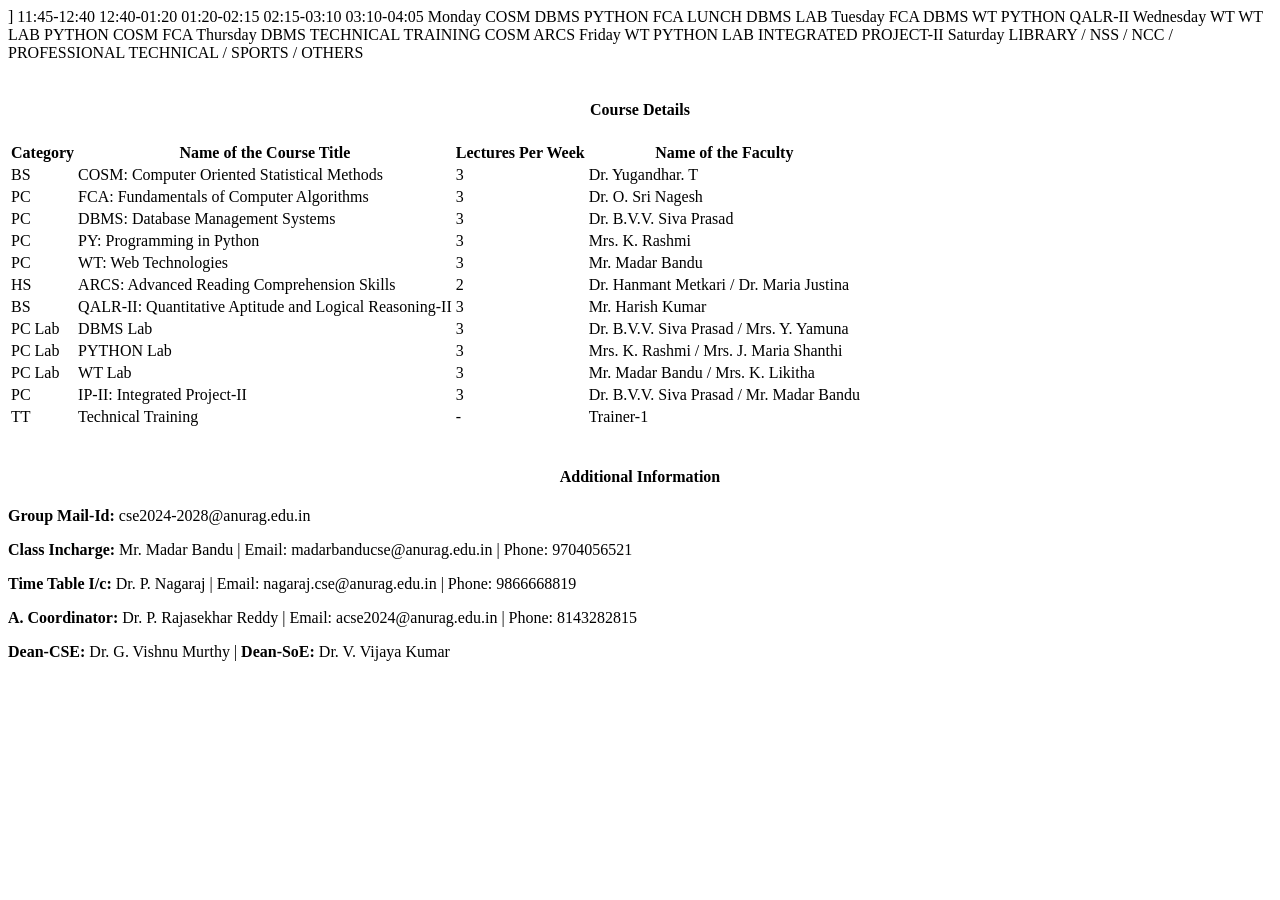
<file: table/table.html>
]<!DOCTYPE html> <th>11:45-12:40</th>
            <th>12:40-01:20</th>
            <th>01:20-02:15</th>
            <th>02:15-03:10</th>
            <th>03:10-04:05</th>
        </tr>
        <tr>
            <td>Monday</td>
            <td>COSM</td>
            <td>DBMS</td>
            <td>PYTHON</td>
            <td>FCA</td>
            <td rowspan="6">LUNCH</td>
            <td colspan="3">DBMS LAB</td>
        </tr>
        <tr>
            <td>Tuesday</td>
            <td>FCA</td>
            <td>DBMS</td>
            <td>WT</td>
            <td>PYTHON</td>
            <td colspan="3">QALR-II</td>
        </tr>
        <tr>
            <td>Wednesday</td>
            <td>WT</td>
            <td colspan="3">WT LAB</td>
            <td>PYTHON</td>
            <td>COSM</td>
            <td>FCA</td>
        </tr>
        <tr>
            <td>Thursday</td>
            <td>DBMS</td>
            <td colspan="3">TECHNICAL TRAINING</td>
            <td>COSM</td>
            <td colspan="2">ARCS</td>
        </tr>
        <tr>
            <td>Friday</td>
            <td>WT</td>
            <td colspan="3">PYTHON LAB</td>
            <td colspan="3">INTEGRATED PROJECT-II</td>
        </tr>
        <tr>
            <td>Saturday</td>
            <td colspan="4">LIBRARY / NSS / NCC / PROFESSIONAL</td>
            <td colspan="3">TECHNICAL / SPORTS / OTHERS</td>
        </tr>
    </table>

    <br><br>
    <h4 style="text-align:center;">Course Details</h4>
    <table>
        <tr>
            <th>Category</th>
            <th>Name of the Course Title</th>
            <th>Lectures Per Week</th>
            <th>Name of the Faculty</th>
        </tr>
        <tr><td>BS</td><td>COSM: Computer Oriented Statistical Methods</td><td>3</td><td>Dr. Yugandhar. T</td></tr>
        <tr><td>PC</td><td>FCA: Fundamentals of Computer Algorithms</td><td>3</td><td>Dr. O. Sri Nagesh</td></tr>
        <tr><td>PC</td><td>DBMS: Database Management Systems</td><td>3</td><td>Dr. B.V.V. Siva Prasad</td></tr>
        <tr><td>PC</td><td>PY: Programming in Python</td><td>3</td><td>Mrs. K. Rashmi</td></tr>
        <tr><td>PC</td><td>WT: Web Technologies</td><td>3</td><td>Mr. Madar Bandu</td></tr>
        <tr><td>HS</td><td>ARCS: Advanced Reading Comprehension Skills</td><td>2</td><td>Dr. Hanmant Metkari / Dr. Maria Justina</td></tr>
        <tr><td>BS</td><td>QALR-II: Quantitative Aptitude and Logical Reasoning-II</td><td>3</td><td>Mr. Harish Kumar</td></tr>
        <tr><td>PC Lab</td><td>DBMS Lab</td><td>3</td><td>Dr. B.V.V. Siva Prasad / Mrs. Y. Yamuna</td></tr>
        <tr><td>PC Lab</td><td>PYTHON Lab</td><td>3</td><td>Mrs. K. Rashmi / Mrs. J. Maria Shanthi</td></tr>
        <tr><td>PC Lab</td><td>WT Lab</td><td>3</td><td>Mr. Madar Bandu / Mrs. K. Likitha</td></tr>
        <tr><td>PC</td><td>IP-II: Integrated Project-II</td><td>3</td><td>Dr. B.V.V. Siva Prasad / Mr. Madar Bandu</td></tr>
        <tr><td>TT</td><td>Technical Training</td><td>-</td><td>Trainer-1</td></tr>
    </table>

    <br>
    <h4 style="text-align:center;">Additional Information</h4>
    <p><strong>Group Mail-Id:</strong> cse2024-2028@anurag.edu.in</p>
    <p><strong>Class Incharge:</strong> Mr. Madar Bandu | Email: madarbanducse@anurag.edu.in | Phone: 9704056521</p>
    <p><strong>Time Table I/c:</strong> Dr. P. Nagaraj | Email: nagaraj.cse@anurag.edu.in | Phone: 9866668819</p>
    <p><strong>A. Coordinator:</strong> Dr. P. Rajasekhar Reddy | Email: acse2024@anurag.edu.in | Phone: 8143282815</p>
    <p><strong>Dean-CSE:</strong> Dr. G. Vishnu Murthy | <strong>Dean-SoE:</strong> Dr. V. Vijaya Kumar</p>
</body>
</html>
</file>
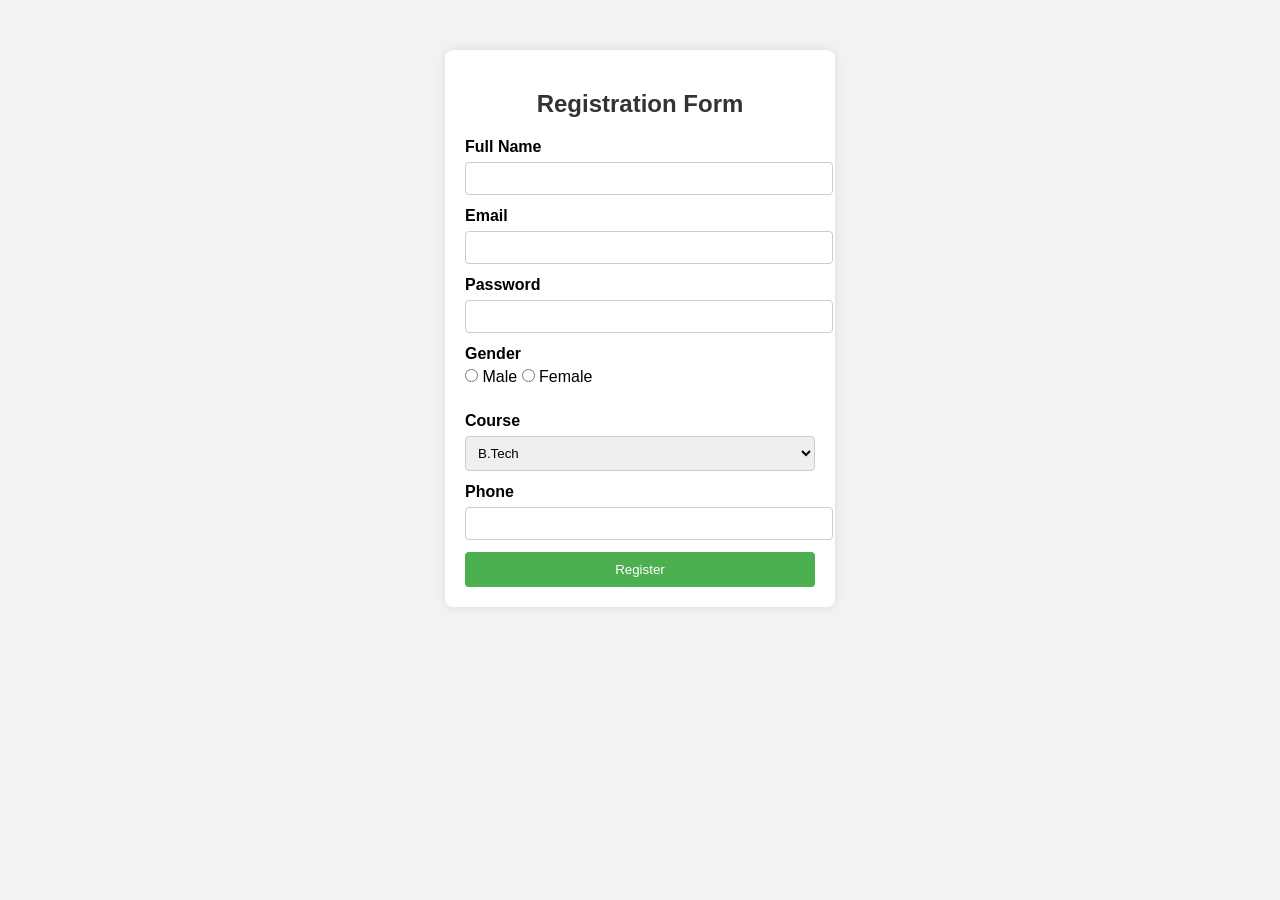
<file: table/tabletime.html>
<!DOCTYPE html>
<html>
<head>
    <title>Registration Form</title>
    <style>
        body {
            font-family: Arial, sans-serif;
            background-color: #f2f2f2;
        }

        .form-container {
            width: 350px;
            background: white;
            padding: 20px;
            margin: 50px auto;
            border-radius: 8px;
            box-shadow: 0 0 10px rgba(0,0,0,0.1);
        }

        h2 {
            text-align: center;
            color: #333;
        }

        label {
            font-weight: bold;
        }

        input, select {
            width: 100%;
            padding: 8px;
            margin: 6px 0 12px 0;
            border: 1px solid #ccc;
            border-radius: 4px;
        }

        .gender input {
            width: auto;
        }

        button {
            width: 100%;
            padding: 10px;
            background-color: #4CAF50;
            color: white;
            border: none;
            border-radius: 4px;
            cursor: pointer;
        }

        button:hover {
            background-color: #45a049;
        }
    </style>
</head>
<body>

<div class="form-container">
    <h2>Registration Form</h2>

    <form>
        <label>Full Name</label>
        <input type="text" required>

        <label>Email</label>
        <input type="email" required>

        <label>Password</label>
        <input type="password" required>

        <label>Gender</label>
        <div class="gender">
            <input type="radio" name="gender"> Male
            <input type="radio" name="gender"> Female
        </div><br>

        <label>Course</label>
        <select>
            <option>B.Tech</option>
            <option>M.Tech</option>
            <option>BCA</option>
            <option>MCA</option>
        </select>

        <label>Phone</label>
        <input type="tel">

        <button type="submit">Register</button>
    </form>
</div>

</body>
</html>
</file>
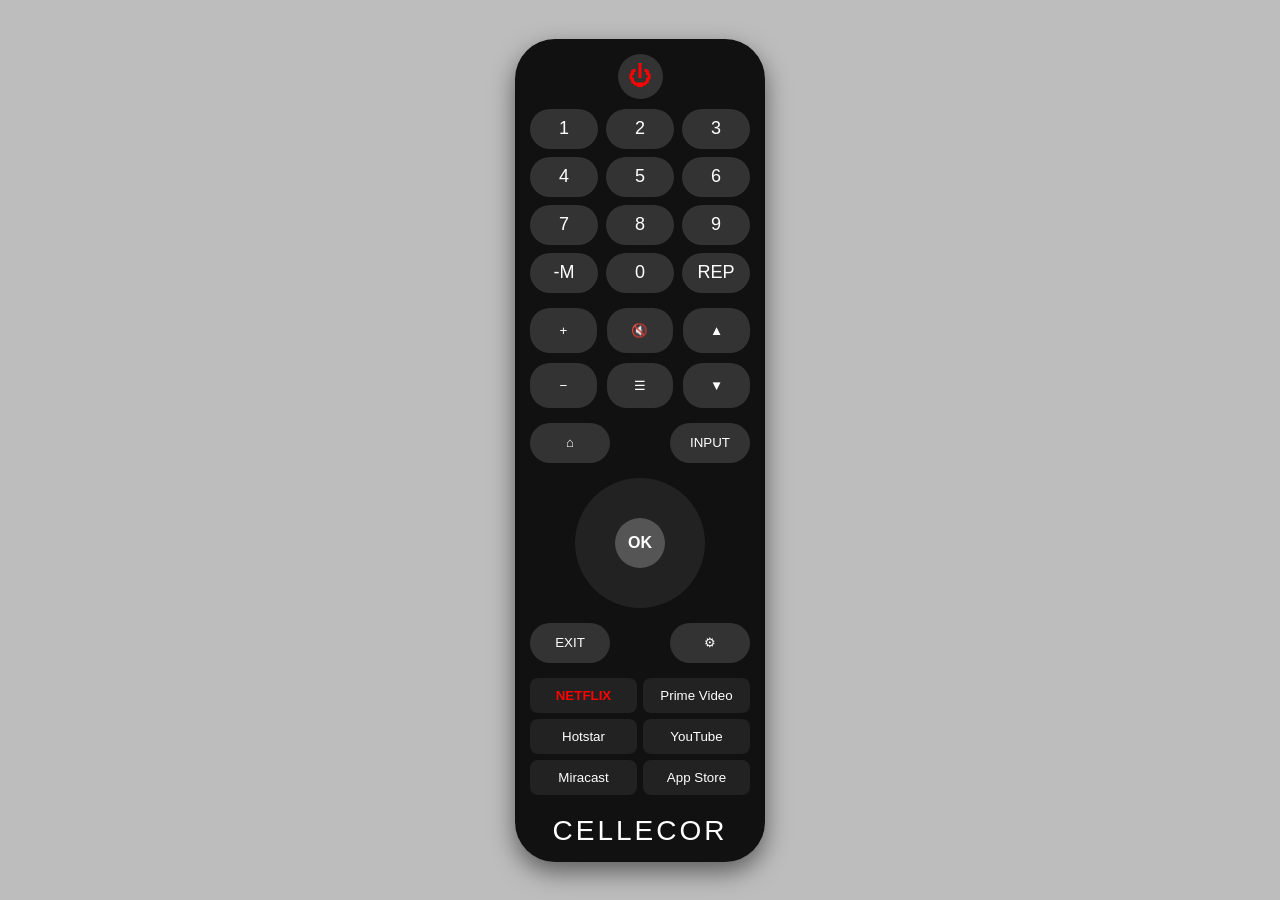
<file: table/tv.html>
<!DOCTYPE html>
<html lang="en">
<head>
<meta charset="UTF-8">
<meta name="viewport" content="width=device-width, initial-scale=1.0">
<title>TV Remote</title>

<style>
body{
    margin:0;
    height:100vh;
    display:flex;
    justify-content:center;
    align-items:center;
    background:#bdbdbd;
    font-family:Arial,sans-serif;
}
.remote{
    width:220px;
    background:#111;
    border-radius:40px;
    padding:15px;
    box-shadow:0 10px 25px rgba(0,0,0,.5);
}
button{
    border:none;
    cursor:pointer;
    color:#fff;
    background:#333;
}
.power{
    width:45px;
    height:45px;
    border-radius:50%;
    color:red;
    font-size:24px;
    display:block;
    margin:auto;
}
.numbers{
    display:grid;
    grid-template-columns:repeat(3,1fr);
    gap:8px;
    margin-top:10px;
}
.numbers button{
    height:40px;
    border-radius:20px;
    font-size:18px;
}
.controls{
    display:grid;
    grid-template-columns:repeat(3,1fr);
    gap:10px;
    margin-top:15px;
}
.controls button{
    height:45px;
    border-radius:20px;
}
.home-row{
    display:flex;
    justify-content:space-between;
    margin:15px 0;
}
.home-row button{
    width:80px;
    height:40px;
    border-radius:20px;
}
.nav-ring{
    width:130px;
    height:130px;
    margin:15px auto;
    border-radius:50%;
    background:#222;
    position:relative;
}
.center{
    position:absolute;
    top:40px;
    left:40px;
    width:50px;
    height:50px;
    border-radius:50%;
    background:#555;
    display:flex;
    justify-content:center;
    align-items:center;
    color:white;
    font-weight:bold;
}
.bottom{
    display:flex;
    justify-content:space-between;
}
.bottom button{
    width:80px;
    height:40px;
    border-radius:20px;
}
.apps{
    display:grid;
    grid-template-columns:1fr 1fr;
    gap:6px;
    margin-top:15px;
}
.apps button{
    height:35px;
    border-radius:8px;
    background:#222;
}
.netflix{
    color:red;
    font-weight:bold;
}
.brand{
    text-align:center;
    color:white;
    font-size:28px;
    letter-spacing:3px;
    margin-top:20px;
}
button:hover{
    background:#555;
}
</style>
</head>

<body>

<div class="remote">

<button class="power">⏻</button>

<div class="numbers">
<button>1</button><button>2</button><button>3</button>
<button>4</button><button>5</button><button>6</button>
<button>7</button><button>8</button><button>9</button>
<button>-M</button><button>0</button><button>REP</button>
</div>

<div class="controls">
<button>+</button>
<button>🔇</button>
<button>▲</button>
<button>−</button>
<button>☰</button>
<button>▼</button>
</div>

<div class="home-row">
<button>⌂</button>
<button>INPUT</button>
</div>

<div class="nav-ring">
<div class="center">OK</div>
</div>

<div class="bottom">
<button>EXIT</button>
<button>⚙</button>
</div>

<div class="apps">
<button class="netflix">NETFLIX</button>
<button>Prime Video</button>
<button>Hotstar</button>
<button>YouTube</button>
<button>Miracast</button>
<button>App Store</button>
</div>

<div class="brand">CELLECOR</div>

</div>

<!-- Display Screen -->
<div id="screen"></div>

<script>
// TV Remote Controller
class TVRemote {
    constructor() {
        this.power = false;
        this.channel = 1;
        this.volume = 50;
        this.currentApp = null;
        this.apps = ['Netflix', 'Prime Video', 'Hotstar', 'YouTube', 'Miracast', 'App Store'];
        this.init();
    }

    init() {
        this.attachEventListeners();
        this.updateDisplay();
    }

    attachEventListeners() {
        // Power button
        document.querySelector('.power').addEventListener('click', () => this.togglePower());

        // Number buttons (1-9)
        document.querySelectorAll('.numbers button').forEach((btn, index) => {
            if (index < 9) {
                btn.addEventListener('click', () => {
                    if (this.power) this.changeChannel(index + 1);
                });
            }
        });

        // 0 button
        document.querySelectorAll('.numbers button')[10].addEventListener('click', () => {
            if (this.power) this.changeChannel(0);
        });

        // Volume control
        document.querySelectorAll('.controls button')[0].addEventListener('click', () => {
            if (this.power) this.changeVolume(5);
        });
        document.querySelectorAll('.controls button')[2].addEventListener('click', () => {
            if (this.power) this.changeVolume(5);
        });
        document.querySelectorAll('.controls button')[3].addEventListener('click', () => {
            if (this.power) this.changeVolume(-5);
        });
        document.querySelectorAll('.controls button')[5].addEventListener('click', () => {
            if (this.power) this.changeVolume(-5);
        });

        // Mute button
        document.querySelectorAll('.controls button')[1].addEventListener('click', () => {
            if (this.power) this.toggleMute();
        });

        // Menu button
        document.querySelectorAll('.controls button')[4].addEventListener('click', () => {
            if (this.power) this.showMenu();
        });

        // Home button
        document.querySelector('.home-row button').addEventListener('click', () => {
            if (this.power) this.goHome();
        });

        // Input button
        document.querySelectorAll('.home-row button')[1].addEventListener('click', () => {
            if (this.power) this.changeInput();
        });

        // OK button
        document.querySelector('.center').addEventListener('click', () => {
            if (this.power) this.selectOption();
        });

        // Exit button
        document.querySelector('.bottom button').addEventListener('click', () => {
            if (this.power) this.exit();
        });

        // Settings button
        document.querySelectorAll('.bottom button')[1].addEventListener('click', () => {
            if (this.power) this.openSettings();
        });

        // App buttons
        document.querySelectorAll('.apps button').forEach((btn, index) => {
            btn.addEventListener('click', () => {
                if (this.power) this.launchApp(btn.textContent);
            });
        });
    }

    togglePower() {
        this.power = !this.power;
        this.updateDisplay();
        console.log(`TV is now ${this.power ? 'ON' : 'OFF'}`);
    }

    changeChannel(ch) {
        this.channel = ch;
        this.updateDisplay();
        console.log(`Channel changed to: ${this.channel}`);
    }

    changeVolume(amount) {
        this.volume = Math.max(0, Math.min(100, this.volume + amount));
        this.updateDisplay();
        console.log(`Volume: ${this.volume}%`);
    }

    toggleMute() {
        this.volume = this.volume === 0 ? 50 : 0;
        this.updateDisplay();
        console.log(`Mute: ${this.volume === 0 ? 'ON' : 'OFF'}`);
    }

    showMenu() {
        console.log('Menu opened');
        alert('Menu Options:\n1. Settings\n2. Display\n3. Sound\n4. Network');
    }

    goHome() {
        this.currentApp = null;
        this.updateDisplay();
        console.log('Home screen');
    }

    changeInput() {
        const inputs = ['HDMI 1', 'HDMI 2', 'USB', 'AV'];
        const currentInput = inputs[Math.floor(Math.random() * inputs.length)];
        console.log(`Input changed to: ${currentInput}`);
        alert(`Input: ${currentInput}`);
    }

    selectOption() {
        console.log('Option selected');
    }

    exit() {
        this.currentApp = null;
        this.updateDisplay();
        console.log('Exited app');
    }

    openSettings() {
        console.log('Settings opened');
        alert('Settings:\nBrightness\nContrast\nColor\nResolution');
    }

    launchApp(appName) {
        this.currentApp = appName;
        this.updateDisplay();
        console.log(`Launching: ${appName}`);
    }

    updateDisplay() {
        const screen = document.getElementById('screen');
        if (!this.power) {
            screen.textContent = '';
            screen.style.display = 'none';
        } else {
            screen.style.display = 'block';
            let displayText = `📺 TV ON\n\nChannel: ${this.channel}\nVolume: ${this.volume}%`;
            if (this.currentApp) {
                displayText += `\n\nApp: ${this.currentApp}`;
            }
            screen.textContent = displayText;
        }
    }
}

// Initialize Remote
const remote = new TVRemote();
</script>

<style>
#screen {
    position: fixed;
    top: 20px;
    right: 20px;
    background: #1a1a1a;
    color: #00ff00;
    padding: 20px;
    border-radius: 10px;
    font-family: 'Courier New', monospace;
    font-size: 14px;
    min-width: 200px;
    white-space: pre;
    box-shadow: 0 0 10px rgba(0, 255, 0, 0.3);
    display: none;
}
</style>

</body>
</html>
</file>
